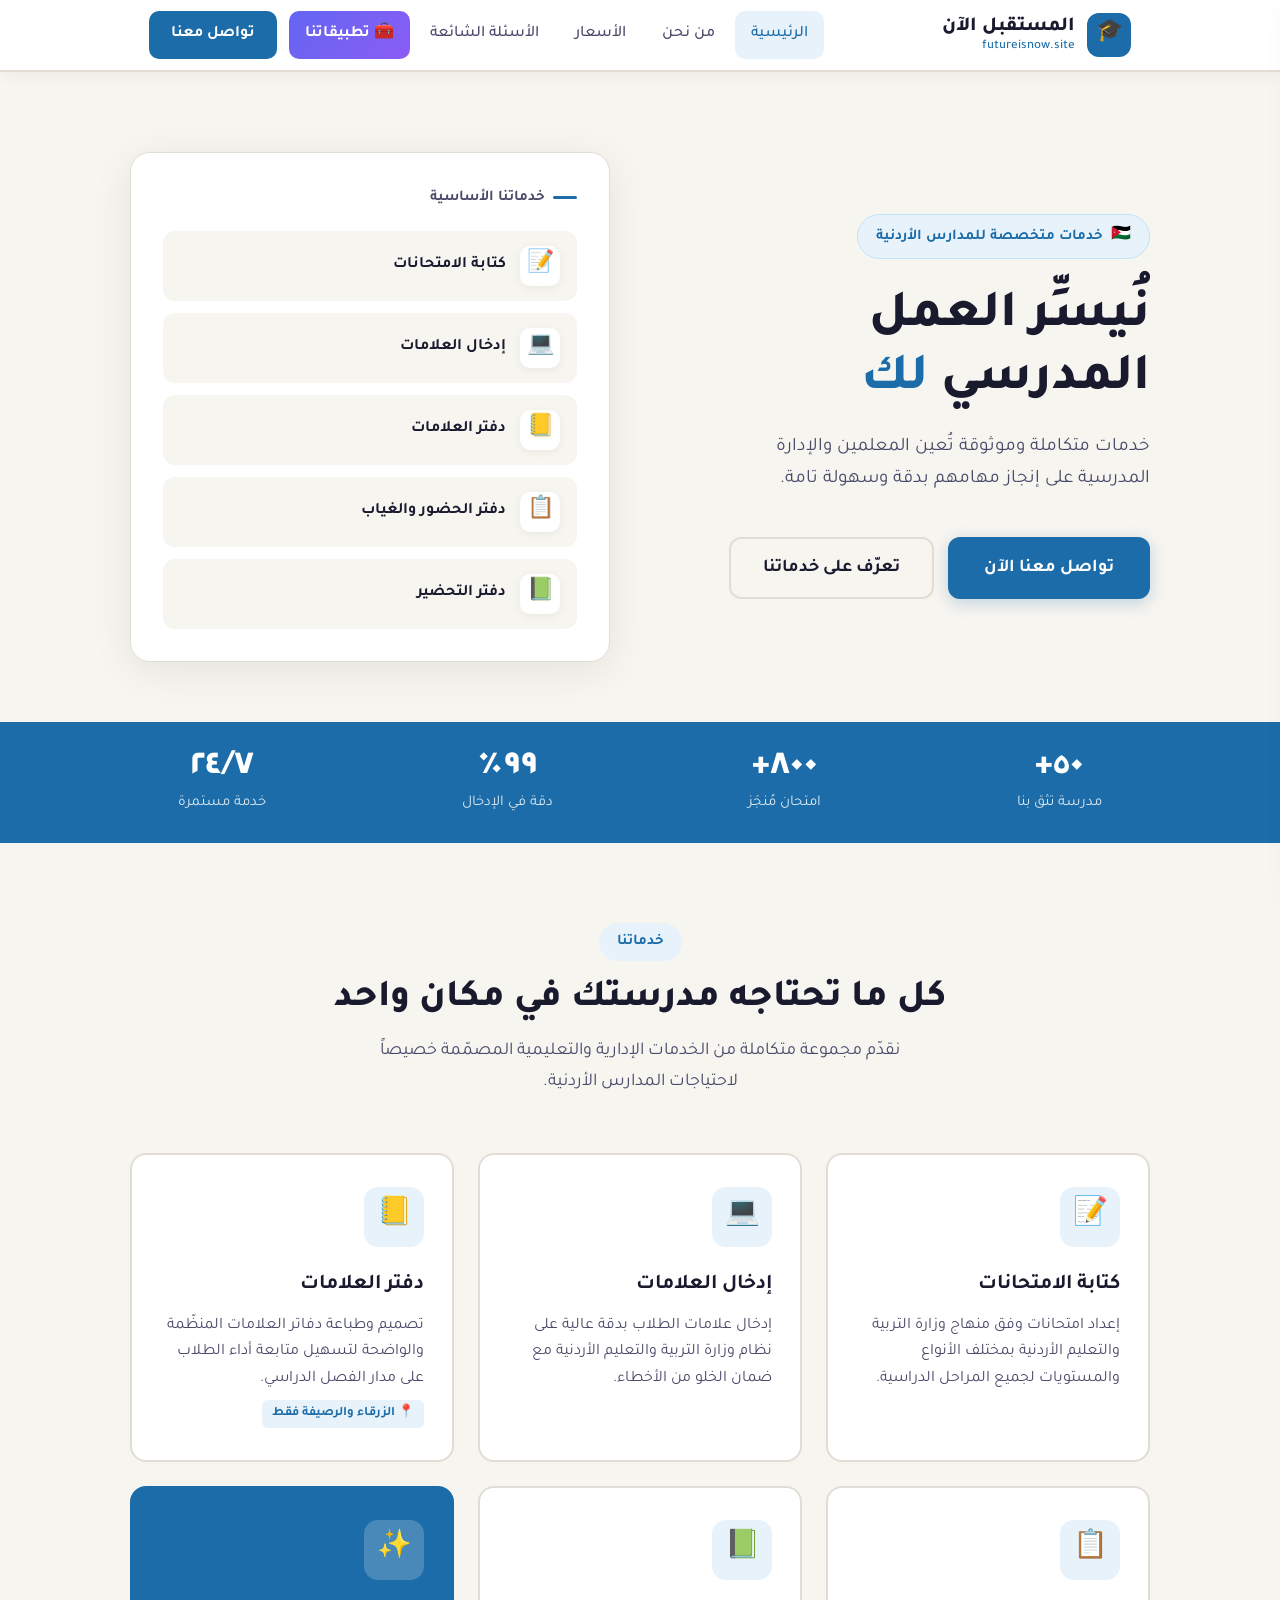
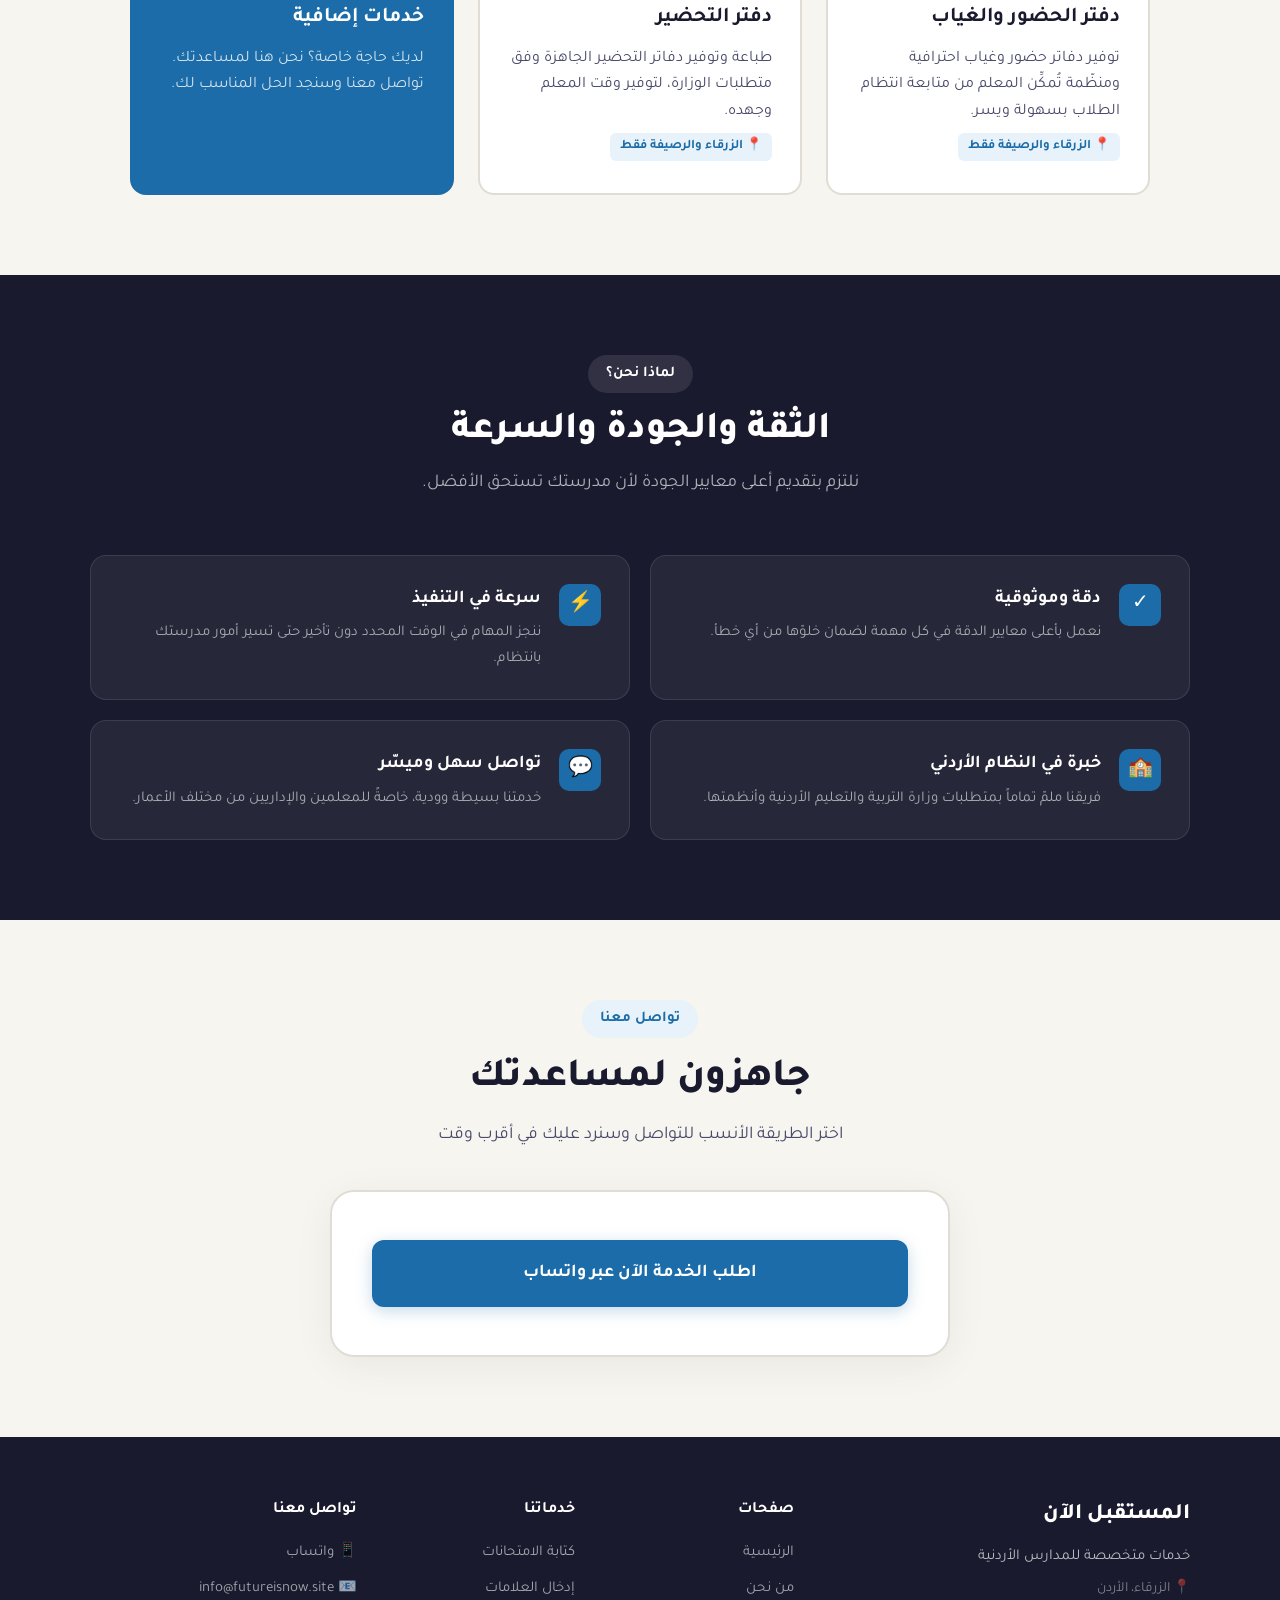
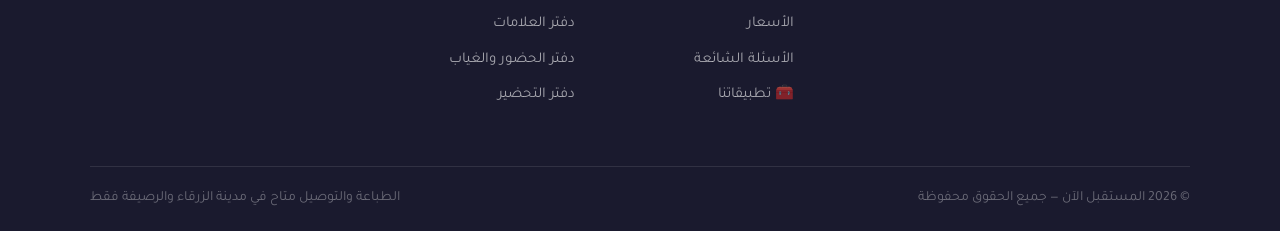
<file: index.html>
<!DOCTYPE html>
<html lang="ar" dir="rtl">
<head>
  <meta charset="UTF-8">
  <meta name="viewport" content="width=device-width, initial-scale=1.0">
  <title>المستقبل الآن | خدمات المدارس الأردنية</title>
  <meta name="description" content="خدمات متخصصة للمدارس الأردنية — كتابة امتحانات، إدخال علامات، دفاتر مدرسية. نعمل في الزرقاء والأردن.">
  <link href="https://fonts.googleapis.com/css2?family=Tajawal:wght@300;400;500;700;800&display=swap" rel="stylesheet">
  <link rel="stylesheet" href="style.css">
</head>
<body>

<!-- HERO -->
<div class="hero">
  <div class="hero-content">
    <div class="hero-badge">خدمات متخصصة للمدارس الأردنية</div>
    <h1>نُيسِّر العمل<br>المدرسي <span>لك</span></h1>
    <p class="hero-sub">خدمات متكاملة وموثوقة تُعين المعلمين والإدارة المدرسية على إنجاز مهامهم بدقة وسهولة تامة.</p>
    <div class="hero-btns">
      <a href="#contact" class="btn-primary">تواصل معنا الآن</a>
      <a href="#services" class="btn-secondary">تعرّف على خدماتنا</a>
    </div>
  </div>
  <div class="hero-visual">
    <div class="hero-card">
      <div class="hero-card-title">خدماتنا الأساسية</div>
      <ul class="service-mini-list">
        <li class="service-mini-item"><span class="icon">📝</span> كتابة الامتحانات</li>
        <li class="service-mini-item"><span class="icon">💻</span> إدخال العلامات</li>
        <li class="service-mini-item"><span class="icon">📒</span> دفتر العلامات</li>
        <li class="service-mini-item"><span class="icon">📋</span> دفتر الحضور والغياب</li>
        <li class="service-mini-item"><span class="icon">📗</span> دفتر التحضير</li>
      </ul>
    </div>
  </div>
</div>

<!-- STATS -->
<div class="stats-bar">
  <div class="stats-inner" id="stats-container"></div>
</div>

<!-- SERVICES -->
<div class="section" id="services">
  <div class="section-header">
    <div class="section-tag">خدماتنا</div>
    <h2>كل ما تحتاجه مدرستك في مكان واحد</h2>
    <p class="section-sub">نقدّم مجموعة متكاملة من الخدمات الإدارية والتعليمية المصمّمة خصيصاً لاحتياجات المدارس الأردنية.</p>
  </div>
  <div class="services-grid" id="services-container"></div>
</div>

<!-- AJYAL PLUS TEASER -->
<!--
<div class="ajyal-section" id="ajyal-plus">
  <div class="ajyal-inner">
    <div class="ajyal-badge"><span class="soon-dot"></span> قريباً جداً</div>
    <div class="ajyal-content">
      <div class="ajyal-text">
        <div class="ajyal-logo-row">
          <div class="ajyal-icon">🚀</div>
          <h2 class="ajyal-title">Ajyal Plus</h2>
        </div>
        <p class="ajyal-desc">تطبيق ذكي يُحوّل بياناتك من نظام أجيال إلى وثائق جاهزة بنقرة واحدة. سجّل دخولك بحسابك في أجيال، واستخرج بياناتك مباشرةً لإنشاء مستنداتك تلقائياً.</p>
        <ul class="ajyal-features" id="ajyal-features-container"></ul>
      </div>
      <div class="ajyal-mockup">
        <div class="phone-frame">
          <div class="phone-screen">
            <div class="phone-header">
              <div class="phone-logo">Ajyal Plus</div>
              <div class="phone-status">●●●</div>
            </div>
            <div class="phone-welcome">أهلاً، المعلم أحمد 👋</div>
            <div class="phone-cards">
              <div class="phone-card blue"><div class="pc-icon">📒</div><div class="pc-label">دفتر العلامات</div><div class="pc-ready">جاهز ✓</div></div>
              <div class="phone-card green"><div class="pc-icon">📋</div><div class="pc-label">الحضور والغياب</div><div class="pc-ready">جاهز ✓</div></div>
              <div class="phone-card purple"><div class="pc-icon">📊</div><div class="pc-label">الإحصاءات</div><div class="pc-ready">جاهز ✓</div></div>
            </div>
            <div class="phone-sync"><span class="sync-dot"></span> متصل بنظام أجيال</div>
          </div>
        </div>
      </div>
    </div>
    <div style="text-align:center;margin-top:36px;">
      <a href="app.html?id=ajyal-plus" class="btn-primary" style="background:linear-gradient(135deg,#6366f1,#8b5cf6);box-shadow:0 4px 20px rgba(99,102,241,0.3);">اكتشف Ajyal Plus ←</a>
    </div>
  </div>
</div>
-->

<!-- WHY US -->
<div class="why-section" id="why">
  <div class="why-inner">
    <div class="section-header">
      <div class="section-tag">لماذا نحن؟</div>
      <h2>الثقة والجودة والسرعة</h2>
      <p class="section-sub">نلتزم بتقديم أعلى معايير الجودة لأن مدرستك تستحق الأفضل.</p>
    </div>
    <div class="why-grid" id="why-container"></div>
  </div>
</div>

<!-- CONTACT -->
<div class="cta-section" id="contact">
  <div class="section-tag">تواصل معنا</div>
  <h2>جاهزون لمساعدتك</h2>
  <p>اختر الطريقة الأنسب للتواصل وسنرد عليك في أقرب وقت</p>
  <div class="cta-card">
    <a href="#" data-contact="whatsapp" class="btn-primary" style="width:100%;text-align:center;display:block;padding:18px;">اطلب الخدمة الآن عبر واتساب</a>
    <!--
    <div class="contact-options">
      <a href="#" data-contact="whatsapp" class="contact-card">
        <div class="c-icon">📱</div>
        <h4>واتساب</h4>
        <p>الأسرع للتواصل المباشر</p>
      </a>
      <a href="#" data-contact="email" class="contact-card">
        <div class="c-icon">📧</div>
        <h4>البريد الإلكتروني</h4>
      </a>
    </div>
    -->
  </div>
</div>

<script src="values.js"></script>
<script src="site.js"></script>
</body>
</html>
</file>
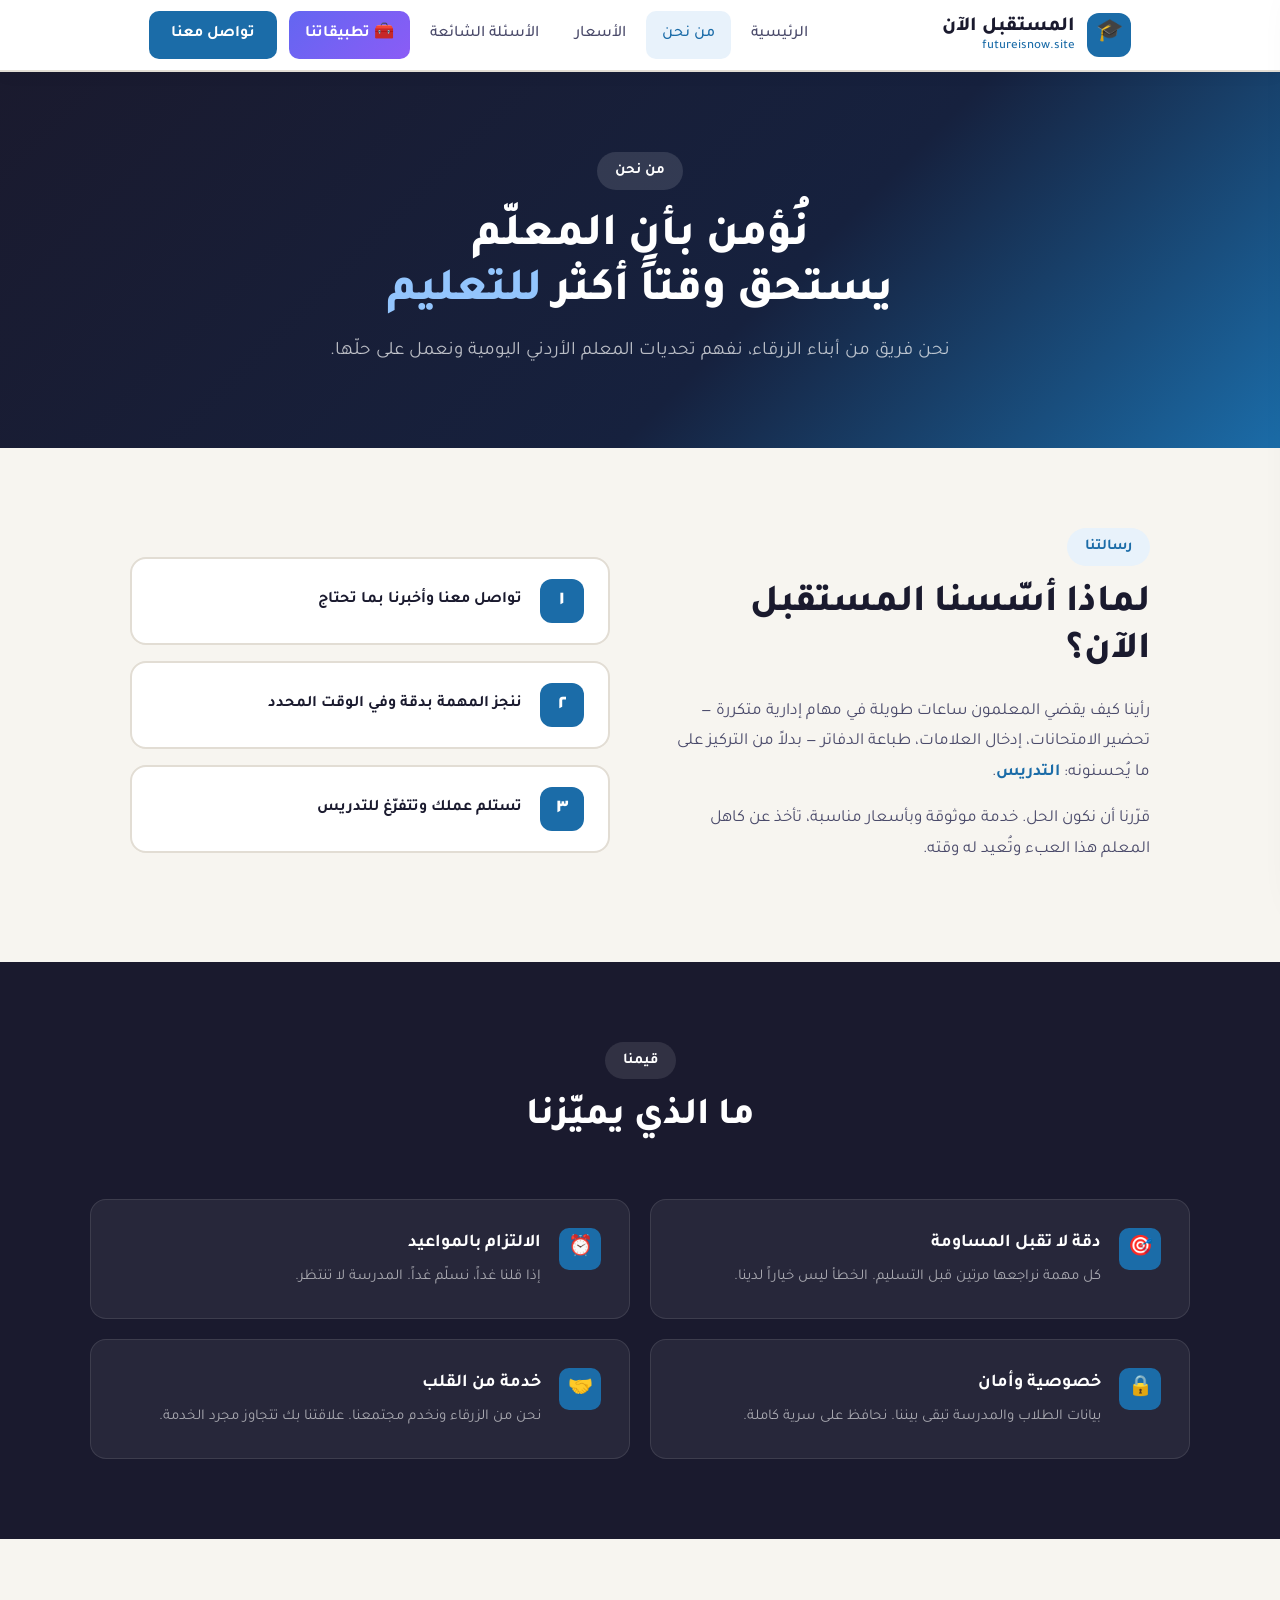
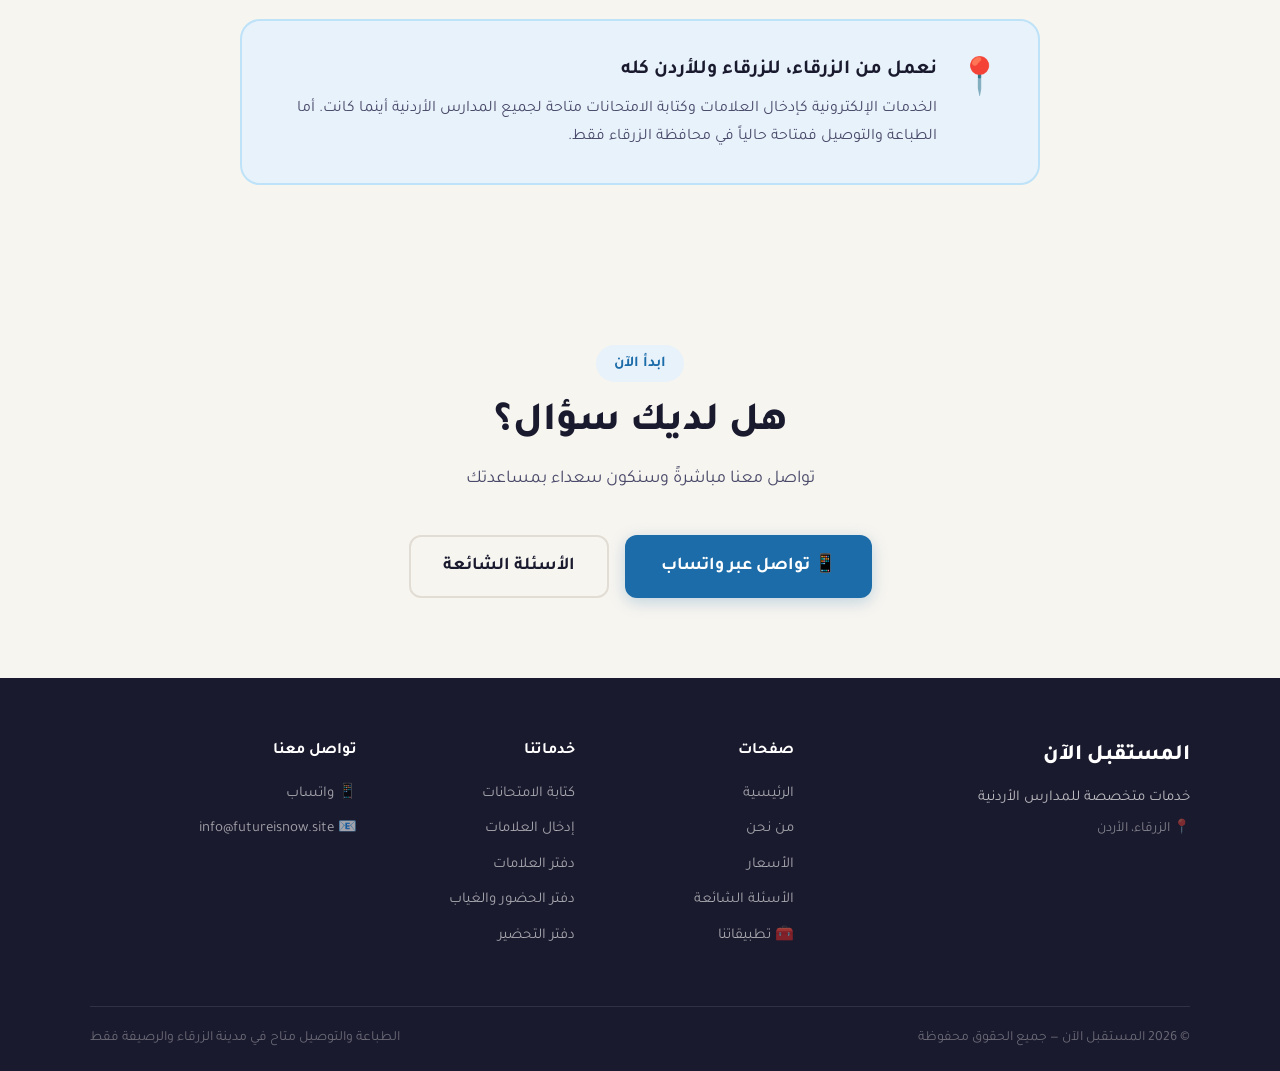
<file: about.html>
<!DOCTYPE html>
<html lang="ar" dir="rtl">
<head>
  <meta charset="UTF-8">
  <meta name="viewport" content="width=device-width, initial-scale=1.0">
  <title>من نحن | المستقبل الآن</title>
  <meta name="description" content="تعرّف على فريق المستقبل الآن — خدمات متخصصة للمدارس الأردنية من الزرقاء.">
  <link href="https://fonts.googleapis.com/css2?family=Tajawal:wght@300;400;500;700;800&display=swap" rel="stylesheet">
  <link rel="stylesheet" href="style.css">
</head>
<body>

<main>
  <section class="page-hero">
    <div class="page-hero__inner">
      <div class="section-tag">من نحن</div>
      <h1>نُؤمن بأن المعلّم<br>يستحق وقتاً أكثر <span>للتعليم</span></h1>
      <p class="page-hero__sub">نحن فريق من أبناء الزرقاء، نفهم تحديات المعلم الأردني اليومية ونعمل على حلّها.</p>
    </div>
  </section>

  <section class="section">
    <div class="about-mission">
      <div class="about-mission__text">
        <div class="section-tag">رسالتنا</div>
        <h2>لماذا أسّسنا المستقبل الآن؟</h2>
        <p>رأينا كيف يقضي المعلمون ساعات طويلة في مهام إدارية متكررة — تحضير الامتحانات، إدخال العلامات، طباعة الدفاتر — بدلاً من التركيز على ما يُحسنونه: <strong>التدريس</strong>.</p>
        <p>قرّرنا أن نكون الحل. خدمة موثوقة وبأسعار مناسبة، تأخذ عن كاهل المعلم هذا العبء وتُعيد له وقته.</p>
      </div>
      <div class="about-mission__visual">
        <div class="mission-card"><div class="mission-num">١</div><p>تواصل معنا وأخبرنا بما تحتاج</p></div>
        <div class="mission-card"><div class="mission-num">٢</div><p>ننجز المهمة بدقة وفي الوقت المحدد</p></div>
        <div class="mission-card"><div class="mission-num">٣</div><p>تستلم عملك وتتفرّغ للتدريس</p></div>
      </div>
    </div>
  </section>

  <section class="why-section">
    <div class="why-inner">
      <div class="section-header">
        <div class="section-tag" style="background:rgba(255,255,255,0.1);color:white;">قيمنا</div>
        <h2 style="color:white;">ما الذي يميّزنا</h2>
      </div>
      <div class="why-grid" id="about-values-container"></div>
    </div>
  </section>

  <section class="section">
    <div class="zarqa-note">
      <div class="zarqa-icon">📍</div>
      <div>
        <h3>نعمل من الزرقاء، للزرقاء وللأردن كله</h3>
        <p>الخدمات الإلكترونية كإدخال العلامات وكتابة الامتحانات متاحة لجميع المدارس الأردنية أينما كانت. أما الطباعة والتوصيل فمتاحة حالياً في محافظة الزرقاء فقط.</p>
      </div>
    </div>
  </section>

  <section class="cta-section">
    <div class="section-tag">ابدأ الآن</div>
    <h2>هل لديك سؤال؟</h2>
    <p>تواصل معنا مباشرةً وسنكون سعداء بمساعدتك</p>
    <div style="display:flex;gap:16px;justify-content:center;flex-wrap:wrap;">
      <a href="#" data-contact="whatsapp" class="btn-primary">📱 تواصل عبر واتساب</a>
      <a href="faq.html" class="btn-secondary">الأسئلة الشائعة</a>
    </div>
  </section>
</main>

<script src="values.js"></script>
<script src="site.js"></script>
</body>
</html>
</file>
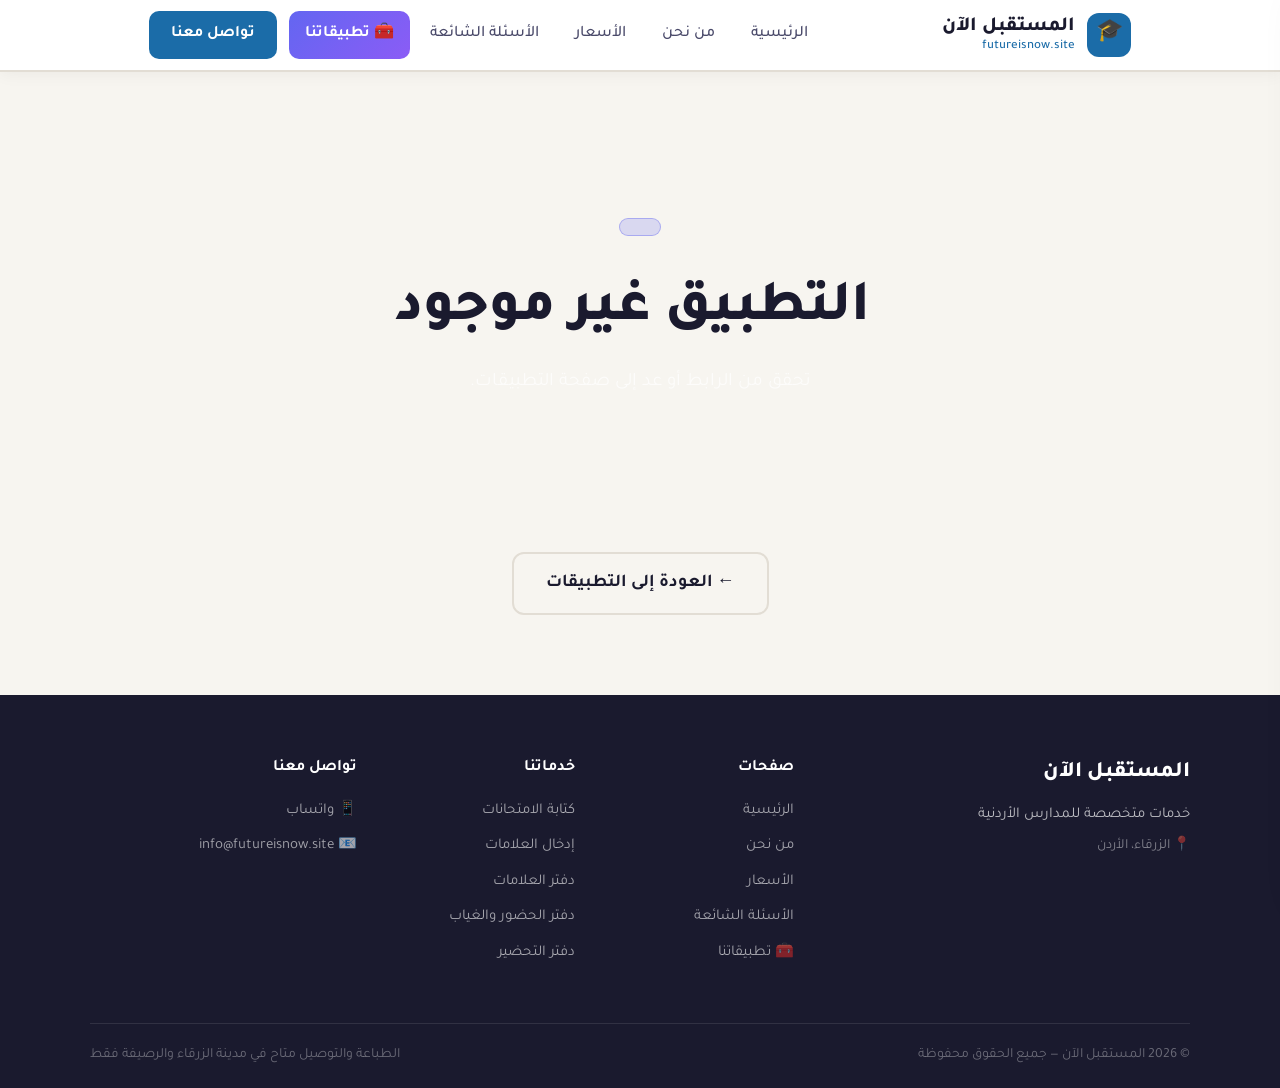
<file: app.html>
<!DOCTYPE html>
<html lang="ar" dir="rtl">
<head>
  <meta charset="UTF-8">
  <meta name="viewport" content="width=device-width, initial-scale=1.0">
  <title id="app-page-title">تفاصيل التطبيق | المستقبل الآن</title>
  <link href="https://fonts.googleapis.com/css2?family=Tajawal:..." rel="stylesheet">
  <link rel="stylesheet" href="style.css">
</head>
<body>

<main>
  <!-- Hero — filled by JS -->
  <section class="app-detail-hero" id="app-detail-hero">
    <div class="app-detail-hero__inner">
      <div class="app-detail-hero__badge" id="app-detail-badge"></div>
      <div class="app-detail-hero__logo-row">
        <div class="app-detail-hero__icon" id="app-detail-icon"></div>
        <h1 class="app-detail-hero__title" id="app-detail-name"></h1>
      </div>
      <p class="app-detail-hero__sub" id="app-detail-sub"></p>
      <!-- notify form, shown/hidden by JS -->
      <div class="ap-hero__notify" id="app-detail-notify" style="display:none;">
        <input type="email" id="app-detail-email" placeholder="أدخل بريدك الإلكتروني" class="notify-input">
        <button id="app-detail-notify-btn" class="notify-btn">أبلغني عند الإطلاق</button>
      </div>
      <p id="app-detail-notify-msg" style="display:none;color:#4ade80;margin-top:12px;"></p>
      <!-- live CTA, shown/hidden by JS -->
      <div id="app-detail-cta" style="display:none;margin-top:28px;">
        <a id="app-detail-open-btn" href="#" target="_blank" class="btn-primary">فتح التطبيق ←</a>
        <a id="app-detail-dl-btn" href="#" style="display:none;" class="btn-secondary">⬇ تحميل</a>
      </div>
    </div>
  </section>

  <!-- Dynamic sections — filled by JS -->
  <div id="app-detail-sections"></div>

  <!-- Back link -->
  <section class="section" style="text-align:center;padding-top:0;">
    <a href="apps.html" class="btn-secondary">← العودة إلى التطبيقات</a>
  </section>
</main>

<script src="values.js"></script>
<script src="site.js"></script>
</body>
</html>
</file>
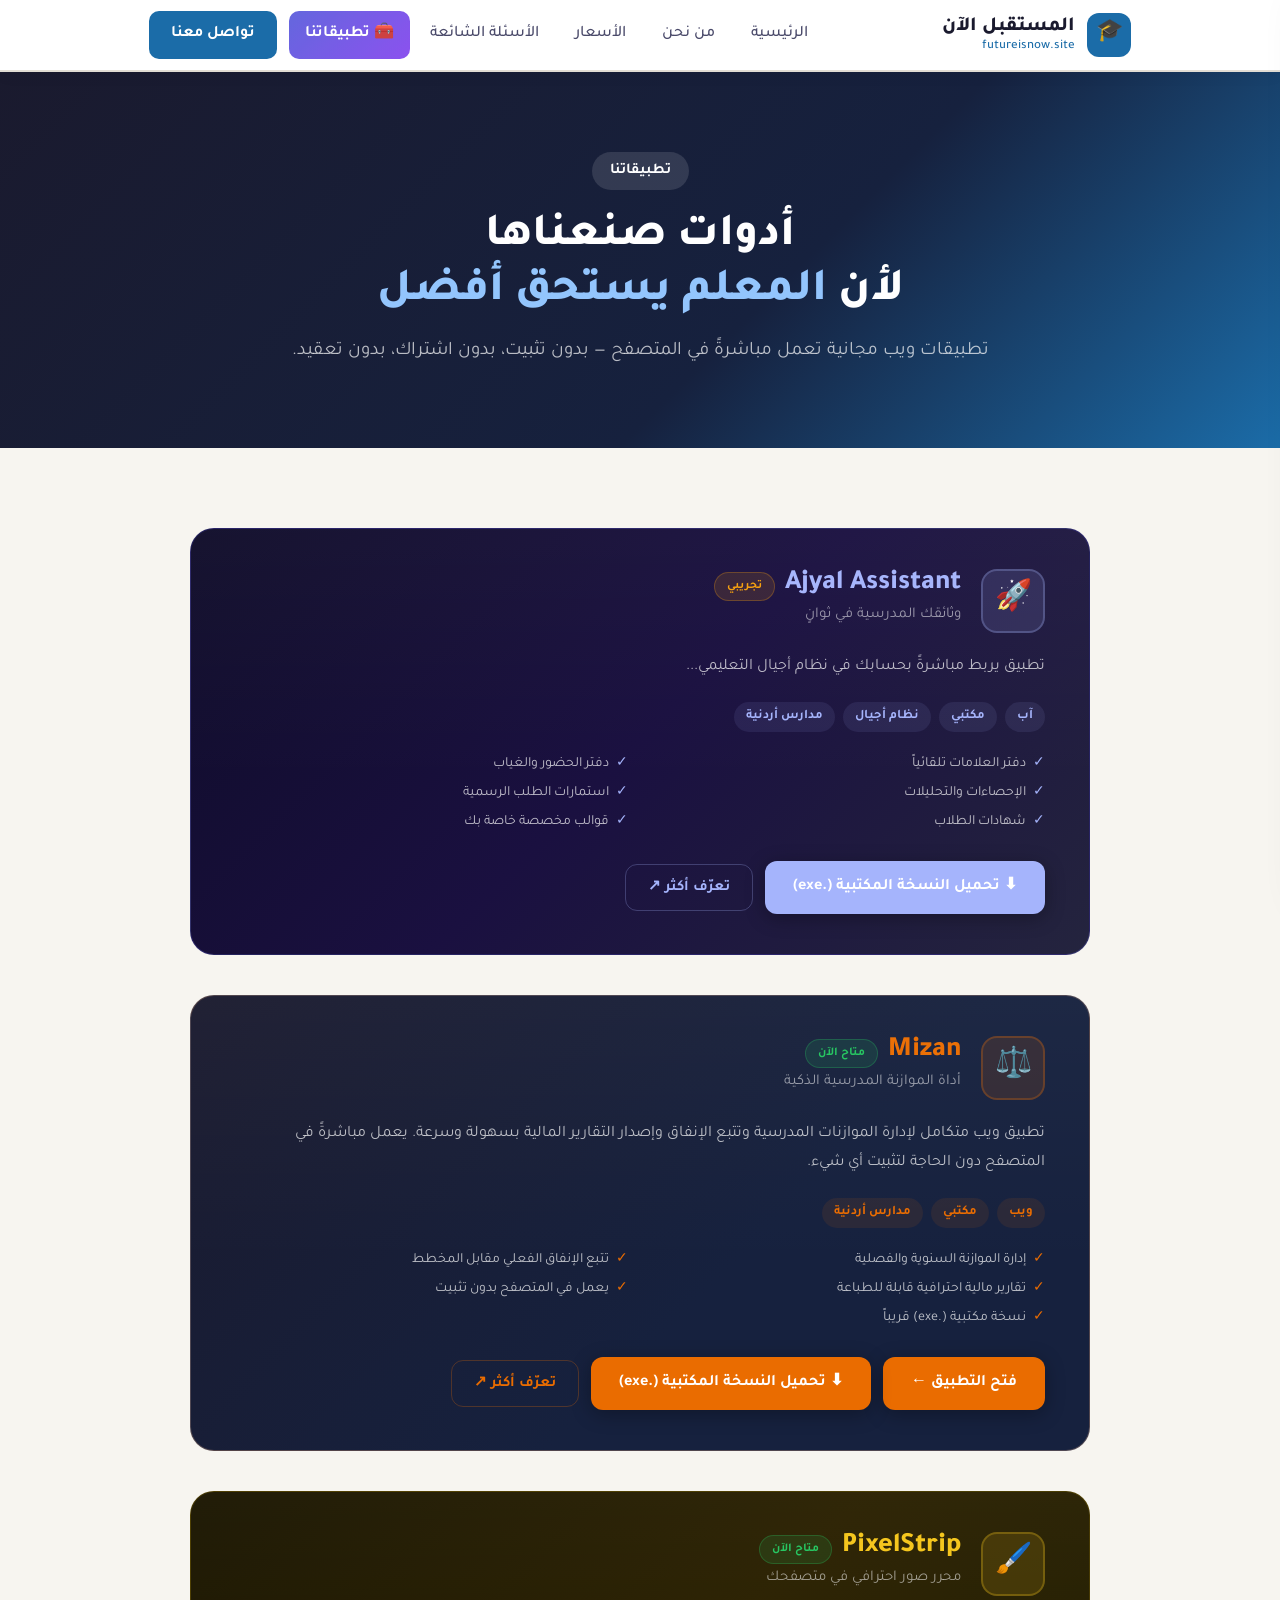
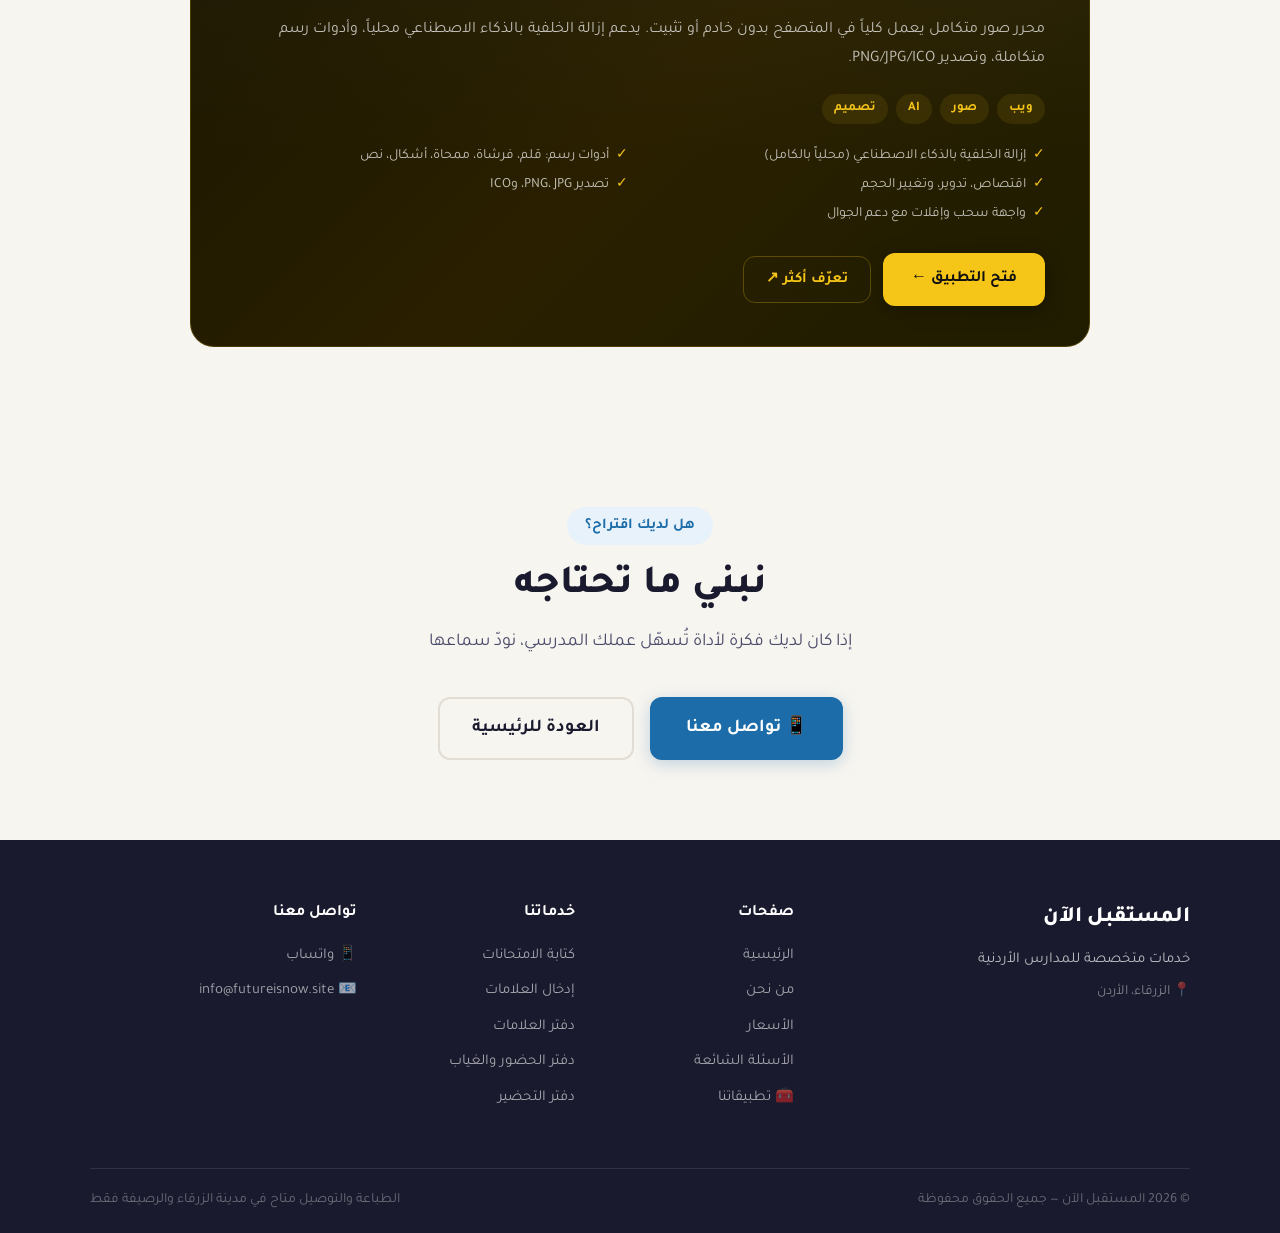
<file: apps.html>
<!DOCTYPE html>
<html lang="ar" dir="rtl">
<head>
  <meta charset="UTF-8">
  <meta name="viewport" content="width=device-width, initial-scale=1.0">
  <title>تطبيقاتنا | المستقبل الآن</title>
  <meta name="description" content="تطبيقات ويب مجانية من المستقبل الآن — Mizan وGridForge وPixelStrip. أدوات متخصصة تعمل في المتصفح.">
  <link href="https://fonts.googleapis.com/css2?family=Tajawal:wght@300;400;500;700;800&display=swap" rel="stylesheet">
  <link rel="stylesheet" href="style.css">
</head>
<body>

<main>
  <section class="page-hero">
    <div class="page-hero__inner">
      <div class="section-tag">تطبيقاتنا</div>
      <h1>أدوات صنعناها<br>لأن <span>المعلم يستحق أفضل</span></h1>
      <p class="page-hero__sub">تطبيقات ويب مجانية تعمل مباشرةً في المتصفح — بدون تثبيت، بدون اشتراك، بدون تعقيد.</p>
    </div>
  </section>

  <section class="section">
    <div class="apps-grid" id="apps-container">
      <!-- rendered by site.js from values.js -->
    </div>
  </section>

  <section class="cta-section">
    <div class="section-tag">هل لديك اقتراح؟</div>
    <h2>نبني ما تحتاجه</h2>
    <p>إذا كان لديك فكرة لأداة تُسهّل عملك المدرسي، نودّ سماعها</p>
    <div style="display:flex;gap:16px;justify-content:center;flex-wrap:wrap;">
      <a href="#" data-contact="whatsapp" class="btn-primary">📱 تواصل معنا</a>
      <a href="index.html" class="btn-secondary">العودة للرئيسية</a>
    </div>
  </section>
</main>

<script src="values.js"></script>
<script src="site.js"></script>
</body>
</html>
</file>
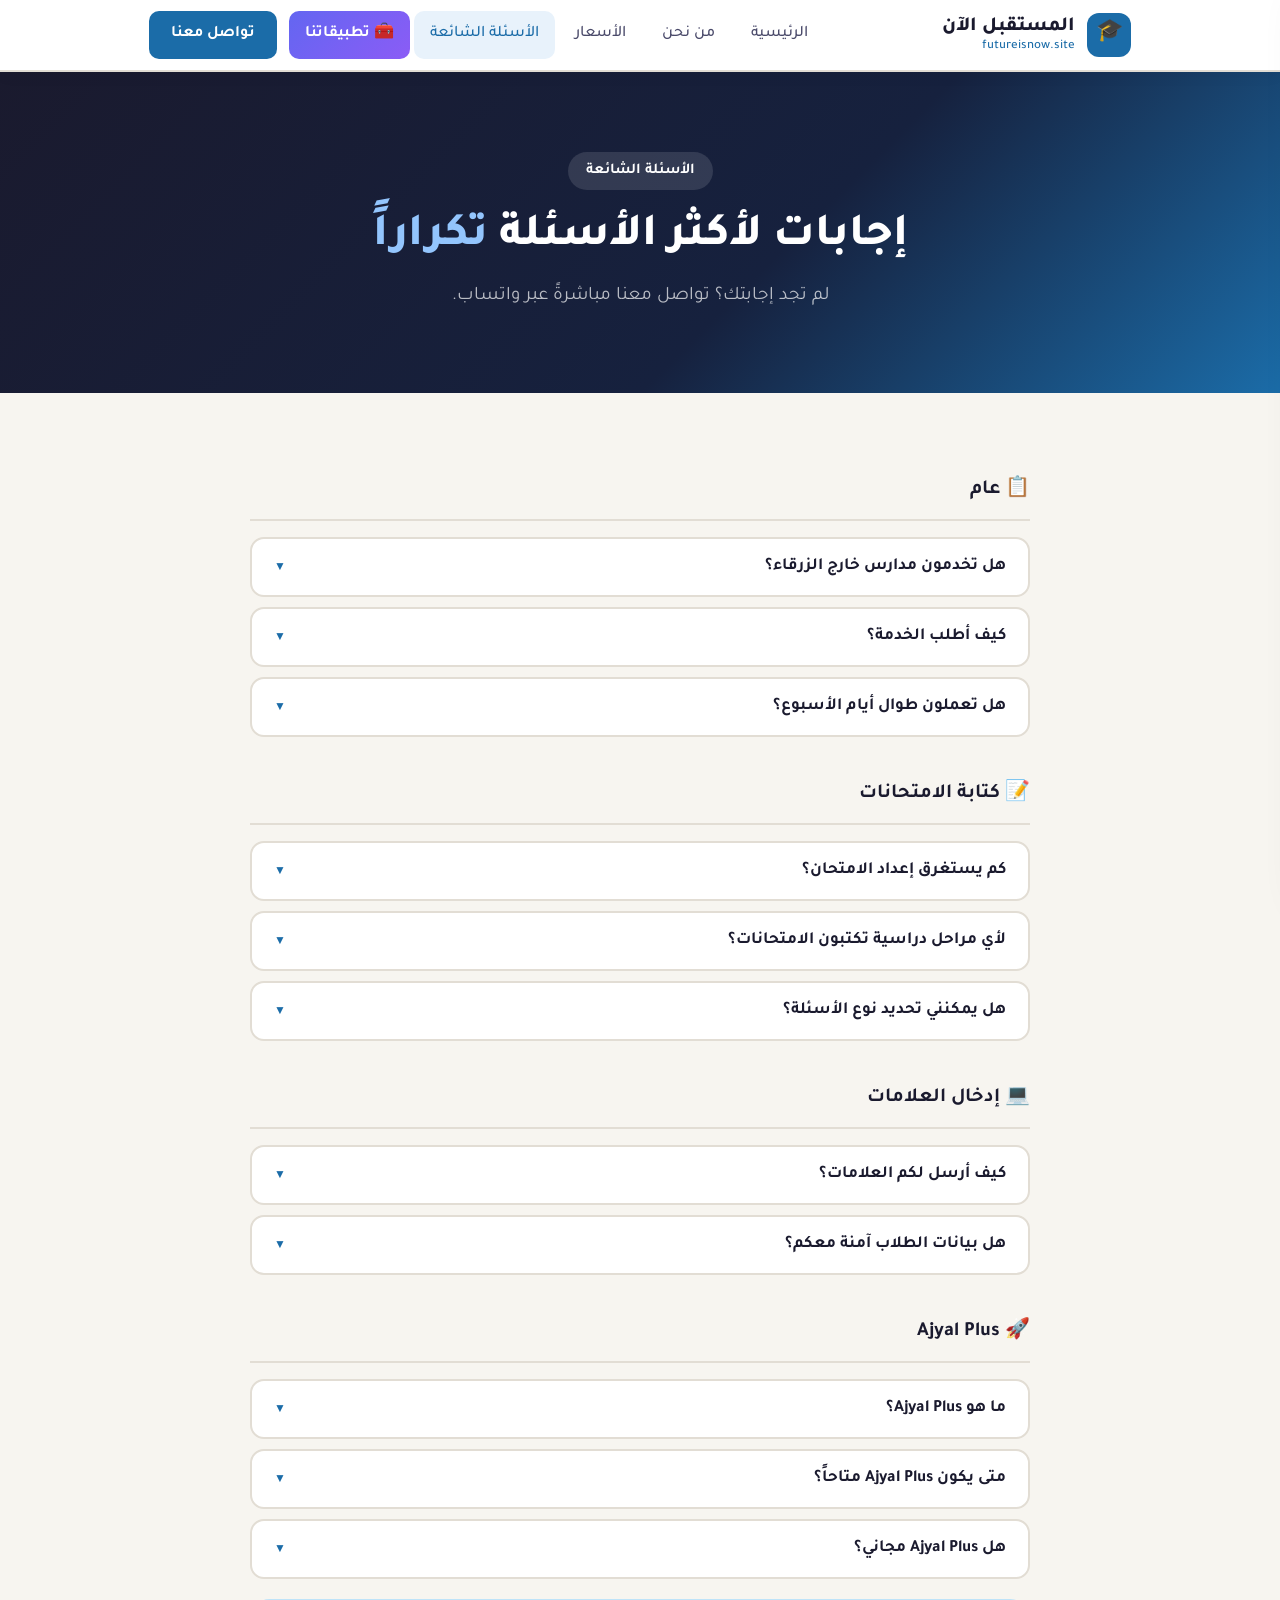
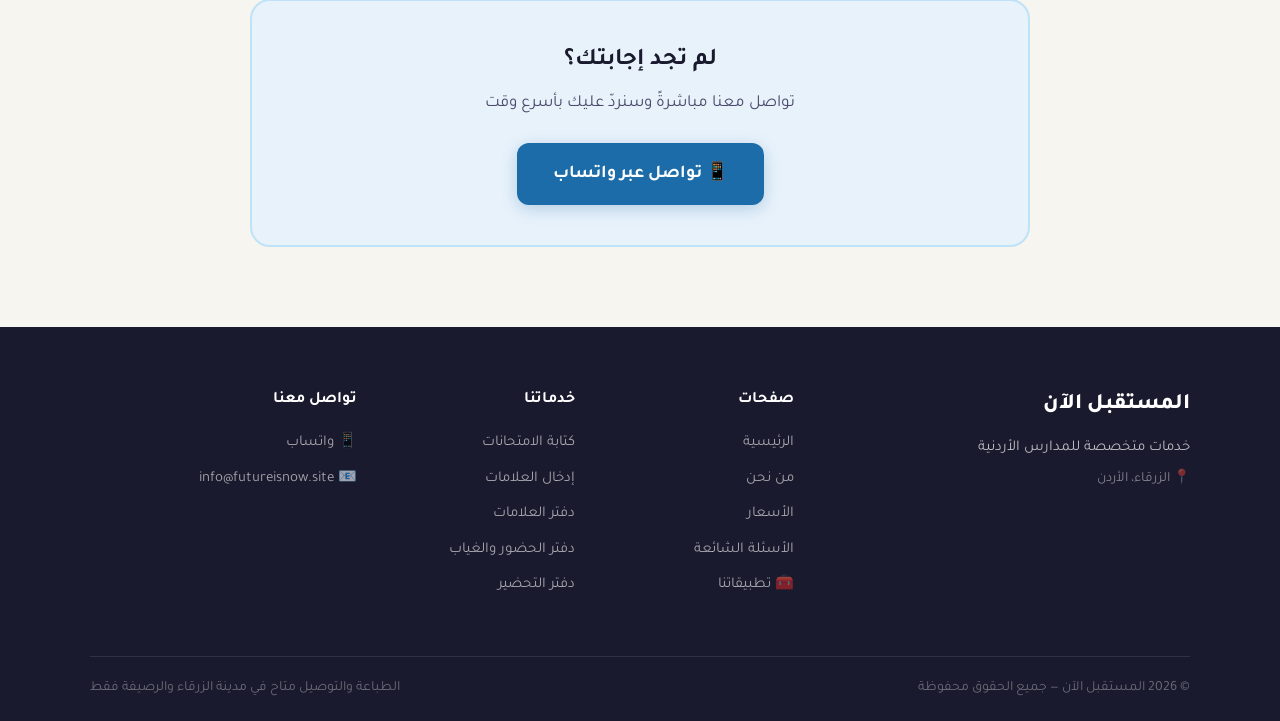
<file: faq.html>
<!DOCTYPE html>
<html lang="ar" dir="rtl">
<head>
  <meta charset="UTF-8">
  <meta name="viewport" content="width=device-width, initial-scale=1.0">
  <title>الأسئلة الشائعة | المستقبل الآن</title>
  <meta name="description" content="إجابات على الأسئلة الشائعة حول خدمات المستقبل الآن للمدارس الأردنية.">
  <link href="https://fonts.googleapis.com/css2?family=Tajawal:wght@300;400;500;700;800&display=swap" rel="stylesheet">
  <link rel="stylesheet" href="style.css">
</head>
<body>

<main>
  <section class="page-hero">
    <div class="page-hero__inner">
      <div class="section-tag">الأسئلة الشائعة</div>
      <h1>إجابات لأكثر الأسئلة <span>تكراراً</span></h1>
      <p class="page-hero__sub">لم تجد إجابتك؟ تواصل معنا مباشرةً عبر واتساب.</p>
    </div>
  </section>

  <section class="section">
    <!-- FAQ groups rendered by site.js from values.js -->
    <div class="faq-layout" id="faq-container"></div>

    <div class="faq-cta">
      <h3>لم تجد إجابتك؟</h3>
      <p>تواصل معنا مباشرةً وسنردّ عليك بأسرع وقت</p>
      <a href="#" id="faq-wa-btn" class="btn-primary">📱 تواصل عبر واتساب</a>
    </div>
  </section>
</main>

<script src="values.js"></script>
<script src="site.js"></script>
</body>
</html>
</file>
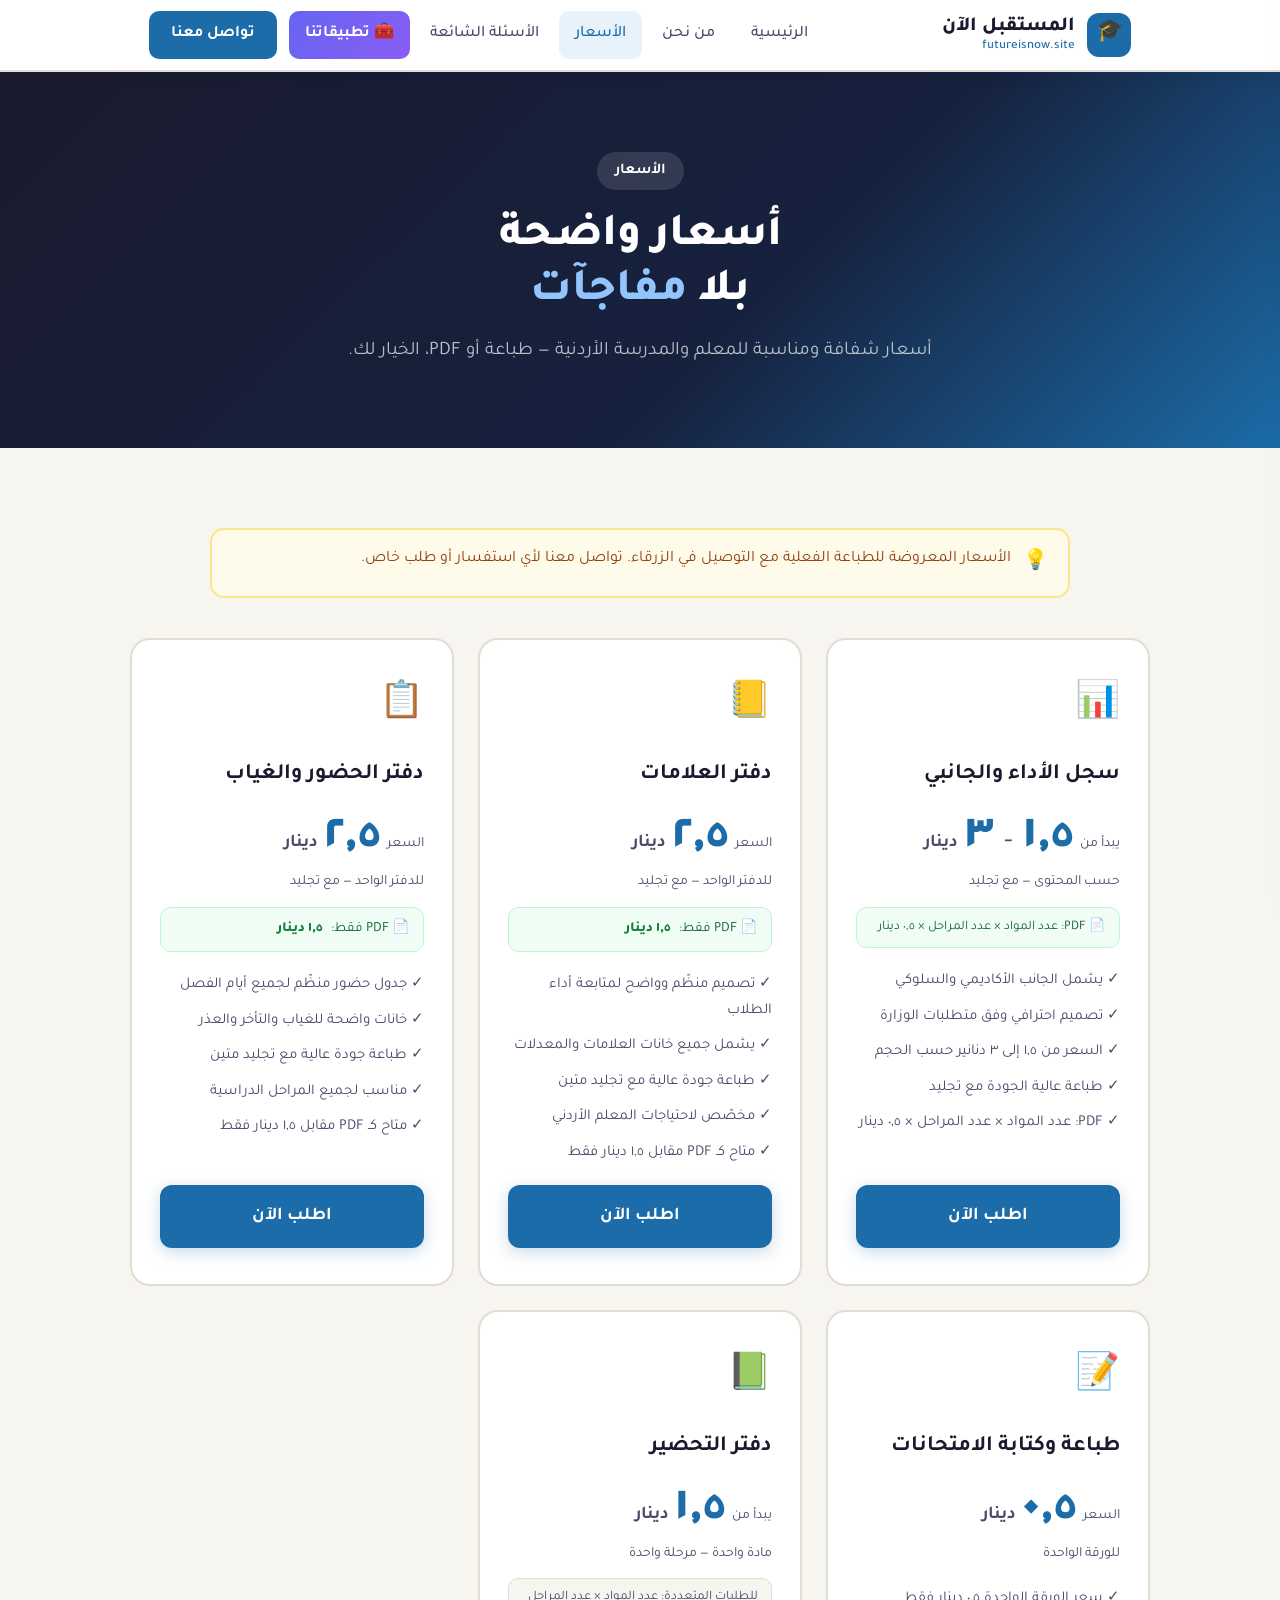
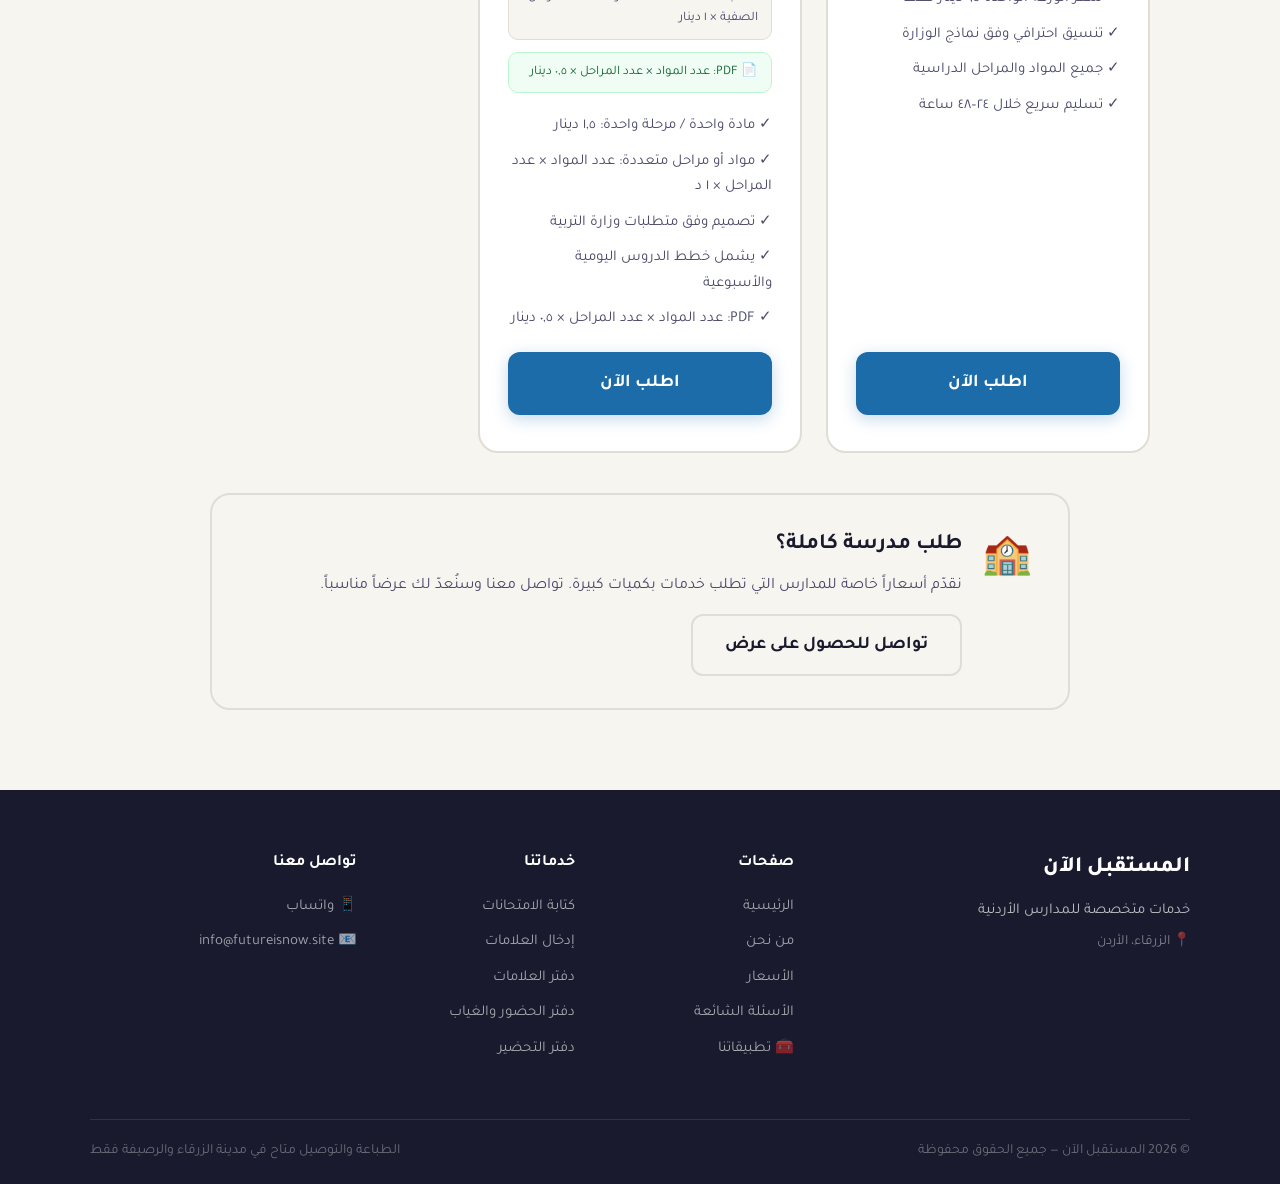
<file: pricing.html>
<!DOCTYPE html>
<html lang="ar" dir="rtl">
<head>
  <meta charset="UTF-8">
  <meta name="viewport" content="width=device-width, initial-scale=1.0">
  <title>الأسعار | المستقبل الآن</title>
  <meta name="description" content="أسعار خدمات المستقبل الآن للمدارس الأردنية — كتابة امتحانات، دفاتر مدرسية، سجل الأداء والجانب.">
  <link href="https://fonts.googleapis.com/css2?family=Tajawal:wght@300;400;500;700;800&display=swap" rel="stylesheet">
  <link rel="stylesheet" href="style.css">
</head>
<body>

<main>
  <section class="page-hero">
    <div class="page-hero__inner">
      <div class="section-tag">الأسعار</div>
      <h1>أسعار واضحة<br>بلا <span>مفاجآت</span></h1>
      <p class="page-hero__sub">أسعار شفافة ومناسبة للمعلم والمدرسة الأردنية — طباعة أو PDF، الخيار لك.</p>
    </div>
  </section>

  <section class="section">

    <div class="pricing-note">
      <span>💡</span>
      <p>الأسعار المعروضة للطباعة الفعلية مع التوصيل في الزرقاء. تواصل معنا لأي استفسار أو طلب خاص.</p>
    </div>

    <!-- Pricing cards rendered by site.js from values.js -->
    <div class="pricing-grid" id="pricing-container"></div>

    <div class="bulk-note">
      <div class="bulk-note__icon">🏫</div>
      <div>
        <h3>طلب مدرسة كاملة؟</h3>
        <p>نقدّم أسعاراً خاصة للمدارس التي تطلب خدمات بكميات كبيرة. تواصل معنا وسنُعدّ لك عرضاً مناسباً.</p>
        <a href="#" id="bulk-note-btn" class="btn-secondary" style="margin-top:14px;display:inline-block;">تواصل للحصول على عرض</a>
      </div>
    </div>
  </section>
</main>

<script src="values.js"></script>
<script src="site.js"></script>
</body>
</html>
</file>
<file: style.css>
/* ============================================================
   style.css — المستقبل الآن
   All styles: base, nav, drawer, footer, pages
   ============================================================ */

/* ── VARIABLES ───────────────────────────────────────────── */
:root {
  --bg:           #F7F5F0;
  --surface:      #FFFFFF;
  --ink:          #1A1A2E;
  --ink-light:    #4A4A6A;
  --accent:       #1B6CA8;
  --accent-light: #E8F2FB;
  --accent-dark:  #145a8e;
  --border:       #E2DDD4;
  --radius:       16px;
  --gold:         #C9A84C;
}

/* ── RESET & BASE ────────────────────────────────────────── */
*, *::before, *::after { margin: 0; padding: 0; box-sizing: border-box; }
html { scroll-behavior: smooth; }
body {
  font-family: 'Tajawal', sans-serif;
  background: var(--bg);
  color: var(--ink);
  font-size: 18px;
  line-height: 1.7;
}
img { max-width: 100%; display: block; }
a { text-decoration: none; }

/* ── TYPOGRAPHY ──────────────────────────────────────────── */
h1 { font-size: 52px; font-weight: 800; line-height: 1.2; color: var(--ink); margin-bottom: 20px; }
h1 span { color: var(--accent); }
h2 { font-size: 38px; font-weight: 800; color: var(--ink); margin-bottom: 12px; line-height: 1.25; }
h3 { font-size: 21px; font-weight: 700; color: var(--ink); }
h4 { font-size: 18px; font-weight: 700; color: var(--ink); }

/* ── SHARED BUTTONS ──────────────────────────────────────── */
.btn-primary {
  background: var(--accent);
  color: white;
  border: none;
  padding: 16px 36px;
  border-radius: 12px;
  font-size: 18px;
  font-weight: 700;
  cursor: pointer;
  display: inline-block;
  transition: all 0.2s;
  box-shadow: 0 4px 16px rgba(27,108,168,0.25);
  font-family: 'Tajawal', sans-serif;
}
.btn-primary:hover {
  background: var(--accent-dark);
  transform: translateY(-2px);
  box-shadow: 0 6px 20px rgba(27,108,168,0.35);
  color: white;
}
.btn-secondary {
  background: transparent;
  color: var(--ink);
  border: 2px solid var(--border);
  padding: 14px 32px;
  border-radius: 12px;
  font-size: 18px;
  font-weight: 600;
  cursor: pointer;
  display: inline-block;
  transition: all 0.2s;
  font-family: 'Tajawal', sans-serif;
}
.btn-secondary:hover {
  border-color: var(--accent);
  color: var(--accent);
  background: var(--accent-light);
}

/* ── SHARED LAYOUT ───────────────────────────────────────── */
.section {
  padding: 80px 40px;
  max-width: 1100px;
  margin: 0 auto;
}
.section-header { text-align: center; margin-bottom: 56px; }
.section-tag {
  display: inline-block;
  background: var(--accent-light);
  color: var(--accent);
  border-radius: 50px;
  padding: 6px 18px;
  font-size: 15px;
  font-weight: 700;
  margin-bottom: 16px;
}
.section-sub {
  font-size: 18px;
  color: var(--ink-light);
  max-width: 560px;
  margin: 0 auto;
}

/* ── PAGE HERO (shared across inner pages) ───────────────── */
.page-hero {
  background: linear-gradient(135deg, #1A1A2E 0%, #16213e 60%, #1B6CA8 100%);
  padding: 80px 40px;
  text-align: center;
}
.page-hero__inner { max-width: 700px; margin: 0 auto; }
.page-hero .section-tag {
  background: rgba(255,255,255,0.12);
  color: white;
  margin-bottom: 20px;
}
.page-hero h1 { color: white; font-size: 46px; margin-bottom: 16px; }
.page-hero h1 span { color: #93c5fd; }
.page-hero__sub { color: rgba(255,255,255,0.7); font-size: 19px; }

/* ── ANIMATIONS ──────────────────────────────────────────── */
@keyframes fadeUp {
  from { opacity: 0; transform: translateY(24px); }
  to   { opacity: 1; transform: translateY(0); }
}
@keyframes pulse {
  0%, 100% { box-shadow: 0 0 0 0 rgba(27,108,168,0.4); }
  50%       { box-shadow: 0 0 0 7px rgba(27,108,168,0); }
}
@keyframes pulse-dot {
  0%, 100% { box-shadow: 0 0 0 0 rgba(99,102,241,0.6); }
  50%       { box-shadow: 0 0 0 7px rgba(99,102,241,0); }
}
@keyframes bob {
  0%, 100% { transform: translateY(0); }
  50%       { transform: translateY(6px); }
}

/* ════════════════════════════════════════════════════════════
   NAV & DRAWER
   ════════════════════════════════════════════════════════════ */
.site-nav {
  background: var(--surface);
  border-bottom: 2px solid var(--border);
  padding: 0 40px;
  height: 72px;
  position: sticky;
  top: 0;
  z-index: 200;
  box-shadow: 0 2px 16px rgba(0,0,0,0.05);
}
.site-nav__inner {
  max-width: 1100px;
  margin: 0 auto;
  height: 100%;
  display: flex;
  align-items: center;
  justify-content: space-around;
}
.site-nav__logo {
  display: flex;
  align-items: center;
  gap: 12px;
  text-decoration: none;
  flex-shrink: 0;
}
.site-nav__logo-icon {
  width: 44px; height: 44px;
  background: var(--accent);
  border-radius: 12px;
  display: flex; align-items: center; justify-content: center;
  font-size: 22px; color: white;
}
.site-nav__logo-text { line-height: 1.2; }
.site-nav__logo-name  { display: block; font-size: 20px; font-weight: 800; color: var(--ink); }
.site-nav__logo-domain{ display: block; font-size: 13px; color: var(--accent); font-weight: 500; }

.site-nav__links { display: flex; align-items: center; gap: 4px; }

.nav-link {
  color: var(--ink-light);
  font-size: 16px;
  font-weight: 500;
  padding: 10px 16px;
  border-radius: 10px;
  transition: all 0.2s;
  font-family: 'Tajawal', sans-serif;
}
.nav-link:hover,
.nav-link.active { background: var(--accent-light); color: var(--accent); }

.nav-link--app {
  background: linear-gradient(135deg, #6366f1, #8b5cf6);
  color: white !important;
  font-weight: 700;
}
.nav-link--app:hover {
  opacity: 0.88;
  background: linear-gradient(135deg, #4f52d9, #7c3aed) !important;
  color: white !important;
}

.nav-link--app.active {
  opacity: 0.88;
  background: linear-gradient(135deg, #4f52d9, #7c3aed) !important;
  color: white !important;
}


.nav-cta-btn {
  background: var(--accent);
  color: white !important;
  border: none;
  padding: 10px 22px;
  border-radius: 10px;
  font-size: 16px;
  font-weight: 700;
  cursor: pointer;
  transition: all 0.2s;
  font-family: 'Tajawal', sans-serif;
  margin-right: 8px;
}
.nav-cta-btn:hover { background: var(--accent-dark); transform: translateY(-1px); }

/* Burger */
.site-nav__burger {
  display: none;
  flex-direction: column;
  gap: 5px;
  background: none;
  border: none;
  cursor: pointer;
  padding: 8px;
  border-radius: 8px;
  transition: background 0.2s;
}
.site-nav__burger:hover { background: var(--accent-light); }
.site-nav__burger span {
  display: block;
  width: 24px; height: 2.5px;
  background: var(--ink);
  border-radius: 3px;
  transition: all 0.3s;
  transform-origin: center;
}
.site-nav__burger.is-open span:nth-child(1) { transform: translateY(7.5px) rotate(45deg); }
.site-nav__burger.is-open span:nth-child(2) { opacity: 0; transform: scaleX(0); }
.site-nav__burger.is-open span:nth-child(3) { transform: translateY(-7.5px) rotate(-45deg); }

/* Overlay */
.drawer-overlay {
  position: fixed; inset: 0;
  background: rgba(0,0,0,0.45);
  z-index: 300;
  opacity: 0; pointer-events: none;
  transition: opacity 0.3s;
  backdrop-filter: blur(2px);
}
.drawer-overlay.is-visible { opacity: 1; pointer-events: all; }

/* Side Drawer */
.site-drawer {
  position: fixed;
  top: 0; right: 0;
  width: min(320px, 85vw);
  height: 100dvh;
  background: var(--surface);
  z-index: 400;
  transform: translateX(110%);
  transition: transform 0.35s cubic-bezier(0.4, 0, 0.2, 1);
  display: flex; flex-direction: column;
  box-shadow: -4px 0 40px rgba(0,0,0,0.15);
}
.site-drawer.is-open { transform: translateX(0); }

.site-drawer__header {
  display: flex; align-items: center; justify-content: space-between;
  padding: 16px 20px;
  border-bottom: 2px solid var(--border);
}
.drawer-close {
  background: var(--bg);
  border: none;
  width: 36px; height: 36px;
  border-radius: 8px;
  font-size: 16px; cursor: pointer; color: var(--ink);
  transition: background 0.2s;
  display: flex; align-items: center; justify-content: center;
}
.drawer-close:hover { background: var(--border); }

.site-drawer__nav {
  flex: 1;
  padding: 16px;
  display: flex; flex-direction: column; gap: 6px;
  overflow-y: auto;
}
.drawer-link {
  color: var(--ink);
  font-size: 18px; font-weight: 600;
  padding: 14px 18px;
  border-radius: 12px;
  transition: all 0.2s;
  display: block;
  font-family: 'Tajawal', sans-serif;
  border: 2px solid transparent;
}
.drawer-link:hover,
.drawer-link.active { background: var(--accent-light); color: var(--accent); border-color: #bee3f8; }
.drawer-link--app {
  background: linear-gradient(135deg, #6366f1, #8b5cf6) !important;
  color: white !important;
  border-color: transparent !important;
}
.drawer-link--app:hover { opacity: 0.9; }

.site-drawer__footer {
  padding: 16px 20px;
  border-top: 2px solid var(--border);
  display: flex; flex-direction: column; gap: 12px;
}
.site-drawer__footer p { font-size: 14px; color: var(--ink-light); text-align: center; }

/* ════════════════════════════════════════════════════════════
   FOOTER
   ════════════════════════════════════════════════════════════ */
.site-footer {
  background: var(--ink);
  color: rgba(255,255,255,0.7);
  padding: 60px 40px 0;
  font-family: 'Tajawal', sans-serif;
}
.site-footer__inner {
  max-width: 1100px;
  margin: 0 auto;
  display: grid;
  grid-template-columns: 2fr 1fr 1fr 1.5fr;
  gap: 40px;
  padding-bottom: 48px;
  border-bottom: 1px solid rgba(255,255,255,0.1);
}
.site-footer__logo {
  font-size: 22px; font-weight: 800; color: white;
  display: block; margin-bottom: 10px;
}
.site-footer__brand p { font-size: 15px; line-height: 1.7; }
.site-footer__location { color: rgba(255,255,255,0.45) !important; font-size: 14px !important; margin-top: 8px; }
.site-footer__links h4,
.site-footer__contact h4 { color: white; font-size: 16px; font-weight: 700; margin-bottom: 16px; }
.site-footer__links a,
.site-footer__contact a {
  display: block; color: rgba(255,255,255,0.6);
  font-size: 15px; margin-bottom: 10px; transition: color 0.2s;
}
.site-footer__links a:hover,
.site-footer__contact a:hover { color: white; }
.site-footer__bottom {
  max-width: 1100px; margin: 0 auto;
  padding: 20px 0;
  display: flex; justify-content: space-between; flex-wrap: wrap; gap: 8px;
  font-size: 14px; color: rgba(255,255,255,0.35);
}

/* ════════════════════════════════════════════════════════════
   INDEX — HERO
   ════════════════════════════════════════════════════════════ */
.hero {
  padding: 80px 40px 60px;
  max-width: 1100px;
  margin: 0 auto;
  display: grid;
  grid-template-columns: 1fr 1fr;
  gap: 60px;
  align-items: center;
  min-height: 520px;
  animation: fadeUp 0.7s ease both;
}
.hero-badge {
  display: inline-flex; align-items: center; gap: 8px;
  background: var(--accent-light);
  color: var(--accent);
  border: 1.5px solid #bee3f8;
  border-radius: 50px;
  padding: 8px 18px;
  font-size: 15px; font-weight: 600;
  margin-bottom: 28px;
}
.hero-badge::before { content: '🇯🇴'; font-size: 16px; }
.hero-sub {
  font-size: 19px; color: var(--ink-light);
  margin-bottom: 40px; max-width: 440px;
}
.hero-btns { display: flex; gap: 14px; flex-wrap: wrap; }
.hero-card {
  background: var(--surface);
  border-radius: 20px;
  padding: 32px;
  box-shadow: 0 8px 40px rgba(0,0,0,0.08);
  border: 1.5px solid var(--border);
  animation: fadeUp 0.7s ease 0.15s both;
}
.hero-card-title {
  font-size: 15px; font-weight: 700; color: var(--ink-light);
  margin-bottom: 20px;
  display: flex; align-items: center; gap: 8px;
}
.hero-card-title::before {
  content: ''; width: 24px; height: 3px;
  background: var(--accent); border-radius: 3px;
}
.service-mini-list { list-style: none; display: flex; flex-direction: column; gap: 12px; }
.service-mini-item {
  display: flex; align-items: center; gap: 14px;
  padding: 14px 16px;
  background: var(--bg);
  border-radius: 12px;
  font-size: 16px; font-weight: 600; color: var(--ink);
  border: 1.5px solid transparent;
  transition: all 0.2s;
}
.service-mini-item:hover { border-color: var(--accent); background: var(--accent-light); }
.service-mini-item .icon {
  font-size: 22px; width: 40px; height: 40px;
  background: var(--surface); border-radius: 10px;
  display: flex; align-items: center; justify-content: center;
  box-shadow: 0 2px 8px rgba(0,0,0,0.06); flex-shrink: 0;
}

/* ── STATS BAR ───────────────────────────────────────────── */
.stats-bar { background: var(--accent); padding: 28px 40px; }
.stats-inner {
  max-width: 1100px; margin: 0 auto;
  display: flex; justify-content: space-around; gap: 20px; flex-wrap: wrap;
}
.stat-item { text-align: center; color: white; }
.stat-num  { font-size: 36px; font-weight: 800; line-height: 1; margin-bottom: 4px; }
.stat-label{ font-size: 15px; opacity: 0.85; }

/* ── SERVICES GRID ───────────────────────────────────────── */
.services-grid { display: grid; grid-template-columns: repeat(3, 1fr); gap: 24px; }
.service-card {
  background: var(--surface);
  border-radius: var(--radius);
  padding: 32px 28px;
  border: 2px solid var(--border);
  transition: all 0.25s;
  position: relative; overflow: hidden;
}
.service-card::after {
  content: ''; position: absolute; bottom: 0; right: 0; left: 0;
  height: 3px; background: var(--accent);
  transform: scaleX(0); transition: transform 0.25s;
}
.service-card:hover {
  border-color: var(--accent);
  transform: translateY(-4px);
  box-shadow: 0 12px 36px rgba(27,108,168,0.12);
}
.service-card:hover::after { transform: scaleX(1); }
.service-icon {
  width: 60px; height: 60px;
  background: var(--accent-light);
  border-radius: 14px;
  display: flex; align-items: center; justify-content: center;
  font-size: 28px; margin-bottom: 20px;
}
.service-card h3 { margin-bottom: 10px; }
.service-card p  { font-size: 16px; color: var(--ink-light); line-height: 1.65; }

/* ── AJYAL PLUS TEASER (index) ───────────────────────────── */
.ajyal-section {
  background: linear-gradient(135deg, #0f0c29, #1a1040, #24243e);
  padding: 90px 40px;
  position: relative; overflow: hidden;
}
.ajyal-section::before {
  content: ''; position: absolute; top: -120px; left: -120px;
  width: 400px; height: 400px;
  background: radial-gradient(circle, rgba(99,102,241,0.2) 0%, transparent 70%);
  pointer-events: none;
}
.ajyal-section::after {
  content: ''; position: absolute; bottom: -100px; right: -100px;
  width: 350px; height: 350px;
  background: radial-gradient(circle, rgba(139,92,246,0.15) 0%, transparent 70%);
  pointer-events: none;
}
.ajyal-inner { max-width: 1100px; margin: 0 auto; position: relative; z-index: 1; }
.ajyal-badge {
  display: inline-flex; align-items: center; gap: 10px;
  background: rgba(99,102,241,0.2); border: 1.5px solid rgba(99,102,241,0.4);
  border-radius: 50px; padding: 8px 20px; color: #a5b4fc;
  font-size: 15px; font-weight: 700; margin-bottom: 40px;
}
.soon-dot {
  width: 10px; height: 10px;
  background: #6366f1; border-radius: 50%;
  animation: pulse-dot 1.5s infinite; display: inline-block;
}
.ajyal-content { display: grid; grid-template-columns: 1fr 1fr; gap: 70px; align-items: center; }
.ajyal-logo-row { display: flex; align-items: center; gap: 16px; margin-bottom: 20px; }
.ajyal-icon {
  font-size: 36px; width: 60px; height: 60px;
  background: rgba(99,102,241,0.2); border-radius: 16px;
  display: flex; align-items: center; justify-content: center;
}
.ajyal-title {
  font-size: 42px; font-weight: 800;
  background: linear-gradient(135deg, #a5b4fc, #c4b5fd, #818cf8);
  -webkit-background-clip: text; -webkit-text-fill-color: transparent; background-clip: text;
  margin: 0;
}
.ajyal-desc { font-size: 17px; color: rgba(255,255,255,0.65); line-height: 1.75; margin-bottom: 32px; }
.ajyal-features {
  list-style: none;
  display: grid; grid-template-columns: 1fr 1fr; gap: 12px; margin-bottom: 40px;
}
.ajyal-features li {
  display: flex; align-items: center; gap: 10px;
  color: rgba(255,255,255,0.8); font-size: 15px; font-weight: 500;
  background: rgba(255,255,255,0.05); border: 1px solid rgba(255,255,255,0.08);
  border-radius: 10px; padding: 10px 14px;
}
.feat-icon { font-size: 18px; }
.ajyal-notify {
  background: rgba(255,255,255,0.05); border: 1.5px solid rgba(255,255,255,0.1);
  border-radius: 16px; padding: 24px;
}
.notify-label { font-size: 15px; color: rgba(255,255,255,0.6); margin-bottom: 14px; }
.notify-form  { display: flex; gap: 10px; }
.notify-input {
  flex: 1; background: rgba(255,255,255,0.08);
  border: 1.5px solid rgba(255,255,255,0.15);
  border-radius: 10px; padding: 12px 16px;
  color: white; font-size: 15px; font-family: 'Tajawal', sans-serif;
  text-align: right; outline: none; transition: border-color 0.2s;
}
.notify-input:focus { border-color: #6366f1; }
.notify-input::placeholder { color: rgba(255,255,255,0.35); }
.notify-btn {
  background: linear-gradient(135deg, #6366f1, #8b5cf6);
  color: white; border: none;
  padding: 12px 24px; border-radius: 10px;
  font-size: 15px; font-weight: 700; cursor: pointer;
  font-family: 'Tajawal', sans-serif; transition: all 0.2s; white-space: nowrap;
}
.notify-btn:hover { opacity: 0.9; transform: translateY(-1px); }

/* Phone mockup */
.ajyal-mockup { display: flex; justify-content: center; align-items: center; }
.phone-frame {
  width: 280px; background: #1e1b4b; border-radius: 36px; padding: 16px;
  border: 2px solid rgba(99,102,241,0.4);
  box-shadow: 0 0 60px rgba(99,102,241,0.25), 0 20px 60px rgba(0,0,0,0.5);
}
.phone-screen {
  background: #0f0e1a; border-radius: 24px; padding: 20px 16px;
  min-height: 380px; display: flex; flex-direction: column; gap: 16px;
}
.phone-header { display: flex; justify-content: space-between; align-items: center; }
.phone-logo {
  font-size: 16px; font-weight: 800;
  background: linear-gradient(135deg, #a5b4fc, #c4b5fd);
  -webkit-background-clip: text; -webkit-text-fill-color: transparent; background-clip: text;
}
.phone-status { font-size: 8px; color: rgba(255,255,255,0.3); letter-spacing: 2px; }
.phone-welcome { font-size: 15px; font-weight: 600; color: white; text-align: right; }
.phone-cards { display: flex; flex-direction: column; gap: 10px; }
.phone-card {
  border-radius: 12px; padding: 12px 14px;
  display: flex; align-items: center; gap: 10px;
  border: 1px solid rgba(255,255,255,0.08);
}
.phone-card.blue   { background: rgba(59,130,246,0.15); }
.phone-card.green  { background: rgba(34,197,94,0.12); }
.phone-card.purple { background: rgba(139,92,246,0.15); }
.pc-icon  { font-size: 20px; }
.pc-label { flex: 1; font-size: 13px; font-weight: 600; color: rgba(255,255,255,0.85); text-align: right; }
.pc-ready { font-size: 12px; color: #4ade80; font-weight: 700; white-space: nowrap; }
.phone-sync {
  display: flex; align-items: center; justify-content: center; gap: 8px;
  background: rgba(34,197,94,0.1); border: 1px solid rgba(34,197,94,0.2);
  border-radius: 10px; padding: 10px;
  font-size: 13px; color: #4ade80; font-weight: 600; margin-top: auto;
}
.sync-dot {
  width: 8px; height: 8px; background: #4ade80; border-radius: 50%;
  animation: pulse-dot 2s infinite; display: inline-block;
}

/* ── WHY US ──────────────────────────────────────────────── */
.why-section { background: var(--ink); padding: 80px 40px; }
.why-inner   { max-width: 1100px; margin: 0 auto; }
.why-section .section-tag { background: rgba(255,255,255,0.1); color: white; }
.why-section h2            { color: white; }
.why-section .section-sub  { color: rgba(255,255,255,0.65); }
.why-grid { display: grid; grid-template-columns: repeat(2, 1fr); gap: 20px; margin-top: 48px; }
.why-item {
  background: rgba(255,255,255,0.06); border: 1.5px solid rgba(255,255,255,0.1);
  border-radius: var(--radius); padding: 28px;
  display: flex; gap: 18px; align-items: flex-start;
  transition: background 0.2s;
}
.why-item:hover { background: rgba(255,255,255,0.1); }
.why-check {
  width: 42px; height: 42px; background: var(--accent); border-radius: 10px;
  display: flex; align-items: center; justify-content: center;
  font-size: 20px; flex-shrink: 0; color: white;
}
.why-text h4 { color: white; margin-bottom: 6px; }
.why-text p  { font-size: 15px; color: rgba(255,255,255,0.6); margin: 0; }

/* ── CONTACT SECTION ─────────────────────────────────────── */
.cta-section {
  padding: 80px 40px; text-align: center;
  max-width: 700px; margin: 0 auto;
}
.cta-section h2 { font-size: 40px; margin-bottom: 16px; }
.cta-section > p { font-size: 18px; color: var(--ink-light); margin-bottom: 40px; }
.cta-card {
  background: var(--surface); border-radius: 24px; padding: 48px 40px;
  border: 2px solid var(--border); box-shadow: 0 8px 40px rgba(0,0,0,0.06);
}
.contact-options { display: grid; grid-template-columns: 1fr 1fr; gap: 16px; margin-top: 32px; }
.contact-card {
  background: var(--bg); border-radius: var(--radius); padding: 24px; text-align: center;
  border: 2px solid var(--border); color: var(--ink);
  transition: all 0.2s; display: block;
}
.contact-card:hover { border-color: var(--accent); background: var(--accent-light); transform: translateY(-2px); }
.contact-card .c-icon { font-size: 32px; margin-bottom: 10px; }
.contact-card h4 { font-size: 17px; margin-bottom: 4px; }
.contact-card p  { font-size: 14px; color: var(--ink-light); margin: 0; }

/* ════════════════════════════════════════════════════════════
   ABOUT PAGE
   ════════════════════════════════════════════════════════════ */
.about-mission { display: grid; grid-template-columns: 1fr 1fr; gap: 60px; align-items: center; }
.about-mission__text p        { color: var(--ink-light); font-size: 17px; margin-bottom: 16px; line-height: 1.8; }
.about-mission__text strong   { color: var(--accent); }
.about-mission__text h2       { margin-bottom: 20px; }
.about-mission__visual        { display: flex; flex-direction: column; gap: 16px; }
.mission-card {
  background: var(--surface); border: 2px solid var(--border); border-radius: 16px;
  padding: 20px 24px; display: flex; align-items: center; gap: 18px;
  transition: border-color 0.2s, transform 0.2s;
}
.mission-card:hover { border-color: var(--accent); transform: translateX(-4px); }
.mission-num {
  width: 44px; height: 44px; background: var(--accent); color: white;
  border-radius: 12px; display: flex; align-items: center; justify-content: center;
  font-size: 20px; font-weight: 800; flex-shrink: 0;
}
.mission-card p { font-size: 16px; font-weight: 600; color: var(--ink); margin: 0; }

.zarqa-note {
  background: var(--accent-light); border: 2px solid #bee3f8; border-radius: 20px;
  padding: 32px 36px; display: flex; align-items: flex-start; gap: 20px;
  max-width: 800px; margin: 0 auto;
}
.zarqa-icon { font-size: 36px; flex-shrink: 0; }
.zarqa-note h3 { font-size: 20px; margin-bottom: 8px; }
.zarqa-note p  { font-size: 16px; color: var(--ink-light); margin: 0; line-height: 1.75; }

/* ════════════════════════════════════════════════════════════
   FAQ PAGE
   ════════════════════════════════════════════════════════════ */
.faq-layout { max-width: 780px; margin: 0 auto; display: flex; flex-direction: column; gap: 40px; }
.faq-group__title {
  font-size: 20px; font-weight: 700; color: var(--ink);
  margin-bottom: 16px; padding-bottom: 12px; border-bottom: 2px solid var(--border);
}
.faq-list { display: flex; flex-direction: column; gap: 10px; }
.faq-item {
  background: var(--surface); border: 2px solid var(--border);
  border-radius: 14px; overflow: hidden; transition: border-color 0.2s;
}
.faq-item.is-open { border-color: var(--accent); }
.faq-q {
  width: 100%; background: none; border: none; padding: 18px 22px;
  font-size: 17px; font-weight: 600; color: var(--ink); cursor: pointer;
  display: flex; justify-content: space-between; align-items: center;
  gap: 12px; text-align: right; font-family: 'Tajawal', sans-serif;
  transition: background 0.2s;
}
.faq-q:hover { background: var(--bg); }
.faq-arrow { font-size: 12px; color: var(--accent); flex-shrink: 0; transition: transform 0.3s; }
.faq-q.is-open .faq-arrow { transform: rotate(180deg); }
.faq-a {
  max-height: 0; overflow: hidden;
  transition: max-height 0.35s ease, padding 0.2s;
  padding: 0 22px;
}
.faq-a.is-open { max-height: 300px; padding: 0 22px 18px; }
.faq-a p { color: var(--ink-light); font-size: 16px; line-height: 1.8; margin: 0; }
.faq-cta {
  text-align: center; background: var(--accent-light); border: 2px solid #bee3f8;
  border-radius: 20px; padding: 40px; margin-top: 20px;
  max-width: 780px; margin-left: auto; margin-right: auto;
}
.faq-cta h3 { font-size: 24px; margin-bottom: 8px; }
.faq-cta p  { color: var(--ink-light); font-size: 17px; margin-bottom: 24px; }

/* ════════════════════════════════════════════════════════════
   PRICING PAGE
   ════════════════════════════════════════════════════════════ */
.pricing-note {
  display: flex; align-items: flex-start; gap: 12px;
  background: #fffbeb; border: 2px solid #fde68a; border-radius: 14px;
  padding: 16px 20px; margin-bottom: 40px;
  max-width: 860px; margin-left: auto; margin-right: auto;
  font-size: 16px; color: #92400e;
}
.pricing-note span { font-size: 20px; flex-shrink: 0; }
.pricing-note p    { margin: 0; line-height: 1.7; }
.pricing-grid {
  display: grid; grid-template-columns: repeat(3, 1fr);
  gap: 24px; max-width: 1100px; margin: 0 auto 40px;
}
.pricing-card {
  background: var(--surface); border: 2px solid var(--border); border-radius: 20px;
  padding: 36px 28px; display: flex; flex-direction: column; gap: 20px;
  position: relative; transition: all 0.25s;
}
.pricing-card:hover { transform: translateY(-4px); box-shadow: 0 12px 40px rgba(0,0,0,0.09); }
.pricing-card--featured { border-color: var(--accent); box-shadow: 0 8px 32px rgba(27,108,168,0.15); }
.pricing-card__badge {
  position: absolute; top: -14px; right: 28px;
  background: var(--accent); color: white;
  padding: 5px 16px; border-radius: 20px; font-size: 13px; font-weight: 700;
}
.pricing-card__icon { font-size: 36px; }
.pricing-card h3    { font-size: 22px; margin: 0; }
.pricing-card__price{ display: flex; align-items: baseline; gap: 6px; }
.price-from    { font-size: 14px; color: var(--ink-light); }
.price-num     { font-size: 48px; font-weight: 800; color: var(--accent); line-height: 1; }
.price-currency{ font-size: 18px; font-weight: 600; color: var(--ink-light); }
.price-desc    { font-size: 14px; color: var(--ink-light); margin-top: -12px; }
.pricing-features { list-style: none; display: flex; flex-direction: column; gap: 10px; flex: 1; }
.pricing-features li { font-size: 15px; color: var(--ink-light); display: flex; align-items: center; gap: 8px; }
.bulk-note {
  background: var(--bg); border: 2px solid var(--border); border-radius: 20px;
  padding: 32px 36px; display: flex; align-items: flex-start; gap: 20px;
  max-width: 860px; margin: 0 auto;
}
.bulk-note__icon { font-size: 40px; flex-shrink: 0; }
.bulk-note h3 { font-size: 22px; margin-bottom: 8px; }
.bulk-note p  { font-size: 16px; color: var(--ink-light); margin: 0; line-height: 1.75; }

/* ════════════════════════════════════════════════════════════
   AJYAL PLUS PAGE
   ════════════════════════════════════════════════════════════ */
.ap-hero {
  background: linear-gradient(135deg, #0f0c29, #1a1040, #24243e);
  padding: 90px 40px 60px; text-align: center;
  position: relative; overflow: hidden;
  min-height: 520px; display: flex; flex-direction: column;
  align-items: center; justify-content: center;
}
.ap-hero::before {
  content: ''; position: absolute; top: -100px; left: 50%; transform: translateX(-50%);
  width: 600px; height: 600px;
  background: radial-gradient(circle, rgba(99,102,241,0.18) 0%, transparent 70%);
  pointer-events: none;
}
.ap-hero__inner { position: relative; z-index: 1; max-width: 680px; margin: 0 auto; }
.ap-hero__badge {
  display: inline-flex; align-items: center; gap: 10px;
  background: rgba(99,102,241,0.2); border: 1.5px solid rgba(99,102,241,0.4);
  border-radius: 50px; padding: 8px 20px; color: #a5b4fc;
  font-size: 15px; font-weight: 700; margin-bottom: 28px;
}
.ap-hero__logo-row { display: flex; align-items: center; justify-content: center; gap: 16px; margin-bottom: 20px; }
.ap-hero__icon  { font-size: 44px; }
.ap-hero__title {
  font-size: 58px; font-weight: 800;
  background: linear-gradient(135deg, #a5b4fc, #c4b5fd, #818cf8);
  -webkit-background-clip: text; -webkit-text-fill-color: transparent; background-clip: text;
  margin: 0;
}
.ap-hero__sub   { color: rgba(255,255,255,0.7); font-size: 19px; line-height: 1.75; margin-bottom: 36px; }
.ap-hero__notify{ display: flex; gap: 10px; justify-content: center; flex-wrap: wrap; max-width: 480px; margin: 0 auto; }
.ap-hero__scroll{ color: rgba(255,255,255,0.3); font-size: 20px; margin-top: 48px; animation: bob 2s infinite; }

.ap-what { display: grid; grid-template-columns: 1fr 1fr; gap: 60px; align-items: center; }
.ap-what__text p { color: var(--ink-light); font-size: 17px; line-height: 1.8; margin-bottom: 14px; }
.ap-what__text h2{ margin-bottom: 20px; }
.ap-what__steps  { display: flex; flex-direction: column; }
.ap-step {
  display: flex; align-items: flex-start; gap: 16px;
  background: var(--surface); border: 2px solid var(--border); border-radius: 14px;
  padding: 18px 20px; transition: border-color 0.2s;
}
.ap-step:hover { border-color: #6366f1; }
.ap-step__num {
  width: 40px; height: 40px;
  background: linear-gradient(135deg, #6366f1, #8b5cf6); color: white;
  border-radius: 10px; display: flex; align-items: center; justify-content: center;
  font-size: 18px; font-weight: 800; flex-shrink: 0;
}
.ap-step h4 { font-size: 16px; margin-bottom: 4px; }
.ap-step p  { font-size: 14px; color: var(--ink-light); margin: 0; }
.ap-step__connector { width: 2px; height: 16px; background: var(--border); margin-right: 36px; }

.ap-features-section { background: linear-gradient(135deg, #0f0c29, #1a1040); padding: 80px 40px; }
.ap-features-inner   { max-width: 1100px; margin: 0 auto; }
.ap-features-grid    { display: grid; grid-template-columns: repeat(3, 1fr); gap: 20px; margin-top: 48px; }
.ap-feat {
  background: rgba(255,255,255,0.06); border: 1.5px solid rgba(255,255,255,0.08);
  border-radius: 16px; padding: 28px; transition: all 0.2s;
}
.ap-feat:hover { background: rgba(255,255,255,0.1); border-color: rgba(99,102,241,0.4); transform: translateY(-3px); }
.ap-feat__icon { font-size: 32px; margin-bottom: 14px; }
.ap-feat h3    { font-size: 18px; color: white; margin-bottom: 8px; }
.ap-feat p     { font-size: 15px; color: rgba(255,255,255,0.6); line-height: 1.7; margin: 0; }

.ap-security {
  background: rgba(34,197,94,0.06); border: 2px solid rgba(34,197,94,0.2);
  border-radius: 20px; padding: 32px 36px;
  display: flex; align-items: flex-start; gap: 20px;
  max-width: 800px; margin: 0 auto;
}
.ap-security__icon { font-size: 40px; flex-shrink: 0; }
.ap-security h3    { font-size: 20px; margin-bottom: 10px; color: #166534; }
.ap-security p     { font-size: 16px; color: var(--ink-light); line-height: 1.8; margin: 0; }

.ap-cta-section { background: linear-gradient(135deg, #1a1040, #0f0c29); padding: 80px 40px; text-align: center; }
.ap-cta-inner   { max-width: 580px; margin: 0 auto; }
.ap-cta-inner h2{ color: white; font-size: 36px; margin-bottom: 12px; }
.ap-cta-inner p { color: rgba(255,255,255,0.65); font-size: 17px; margin-bottom: 28px; }
.notify-input--dark { color: white; }

/* ════════════════════════════════════════════════════════════
   APPS PAGE
   ════════════════════════════════════════════════════════════ */
.apps-grid {
  display: flex;
  flex-direction: column;
  gap: 40px;
  max-width: 900px;
  margin: 0 auto;
}

.app-card {
  border: 1.5px solid;
  border-radius: 24px;
  padding: 40px 44px;
  position: relative;
  overflow: hidden;
  transition: transform 0.2s, box-shadow 0.2s;
}
.app-card:hover {
  transform: translateY(-3px);
  box-shadow: 0 20px 60px rgba(0,0,0,0.35);
}
.app-card::before {
  content: '';
  position: absolute;
  inset: 0;
  background: linear-gradient(180deg, rgba(255,255,255,0.03) 0%, transparent 60%);
  pointer-events: none;
}

.app-card__header {
  display: flex;
  align-items: flex-start;
  gap: 20px;
  margin-bottom: 20px;
}
.app-card__icon {
  width: 64px; height: 64px;
  border-radius: 16px;
  display: flex; align-items: center; justify-content: center;
  font-size: 30px;
  flex-shrink: 0;
}
.app-card__meta { flex: 1; }
.app-card__name {
  font-size: 28px;
  font-weight: 800;
  margin: 0 0 4px;
  line-height: 1.1;
}
.app-card__tagline {
  font-size: 15px;
  margin: 0;
  line-height: 1.5;
}
.app-card__status {
  font-size: 12px;
  font-weight: 700;
  padding: 3px 12px;
  border-radius: 50px;
  border: 1.5px solid;
  white-space: nowrap;
}
.app-card__desc {
  font-size: 16px;
  line-height: 1.8;
  margin-bottom: 20px;
}
.app-card__tags {
  display: flex;
  flex-wrap: wrap;
  gap: 8px;
  margin-bottom: 22px;
}
.app-card__tag {
  font-size: 13px;
  font-weight: 700;
  padding: 4px 12px;
  border-radius: 50px;
}
.app-card__features {
  list-style: none;
  display: grid;
  grid-template-columns: 1fr 1fr;
  gap: 8px 24px;
  margin-bottom: 28px;
}
.app-card__features li {
  font-size: 14px;
  display: flex;
  align-items: flex-start;
  gap: 7px;
  line-height: 1.5;
}
.app-card__actions {
  display: flex;
  gap: 12px;
  flex-wrap: wrap;
  align-items: center;
}
.app-card__btn {
  display: inline-block;
  padding: 13px 28px;
  border-radius: 12px;
  font-size: 16px;
  font-weight: 700;
  transition: all 0.2s;
  font-family: 'Tajawal', sans-serif;
  text-decoration: none;
  cursor: pointer;
}
.app-card__btn--primary {
  box-shadow: 0 4px 20px rgba(0,0,0,0.3);
}
.app-card__btn--primary:hover {
  opacity: 0.88;
  transform: translateY(-2px);
}
.app-card__btn--dl {
  background: transparent;
  border: 1.5px solid;
}
.app-card__btn--dl:hover {
  opacity: 0.8;
}
.app-card__btn--soon {
  background: transparent;
  border: 1.5px dashed;
  font-size: 14px;
  opacity: 0.7;
  cursor: default;
  padding: 11px 20px;
}

@media (max-width: 768px) {
  .app-card { padding: 28px 24px; }
  .app-card__features { grid-template-columns: 1fr; }
  .app-card__name { font-size: 22px; }
}

/* ════════════════════════════════════════════════════════════
   RESPONSIVE
   ════════════════════════════════════════════════════════════ */
@media (max-width: 768px) {
  /* Nav */
  .site-nav { padding: 0 20px; }
  .site-nav__links { display: none; }
  .site-nav__burger { display: flex; }

  /* Footer */
  .site-footer { padding: 40px 20px 0; }
  .site-footer__inner { grid-template-columns: 1fr 1fr; gap: 28px; }
  .site-footer__brand { grid-column: 1 / -1; }
  .site-footer__bottom { flex-direction: column; text-align: center; }

  /* Index */
  h1 { font-size: 36px; }
  .hero { grid-template-columns: 1fr; padding: 40px 20px; gap: 40px; min-height: auto; }
  .services-grid { grid-template-columns: 1fr; }
  .stats-bar { padding: 24px 20px; }
  .section { padding: 60px 20px; }

  /* Ajyal teaser */
  .ajyal-section { padding: 60px 20px; }
  .ajyal-content { grid-template-columns: 1fr; gap: 40px; }
  .ajyal-mockup  { display: none; }
  .ajyal-features{ grid-template-columns: 1fr; }
  .ajyal-title   { font-size: 32px; }

  /* Why */
  .why-section { padding: 60px 20px; }
  .why-grid    { grid-template-columns: 1fr; }

  /* Contact */
  .cta-section { padding: 60px 20px; }
  .contact-options { grid-template-columns: 1fr; }

  /* About */
  .page-hero { padding: 60px 20px; }
  .page-hero h1 { font-size: 32px; }
  .about-mission { grid-template-columns: 1fr; gap: 36px; }
  .zarqa-note { flex-direction: column; padding: 24px; }

  /* Pricing */
  .pricing-grid { grid-template-columns: 1fr; }
  .bulk-note    { flex-direction: column; padding: 24px; }

  /* Ajyal Plus page */
  .ap-hero { padding: 70px 20px 50px; }
  .ap-hero__title { font-size: 40px; }
  .ap-what { grid-template-columns: 1fr; }
  .ap-features-section { padding: 60px 20px; }
  .ap-features-grid { grid-template-columns: 1fr; }
  .ap-security { flex-direction: column; padding: 24px; }
}

@media (max-width: 480px) {
  .site-footer__inner { grid-template-columns: 1fr; }
  .notify-form { flex-direction: column; }
  .ap-hero__notify { flex-direction: column; align-items: stretch; }
}

.service-zarqa-tag {
  display: inline-block;
  font-size: 13px;
  color: var(--accent);
  background: var(--accent-light);
  border-radius: 6px;
  padding: 3px 10px;
  margin-top: 8px;
  font-weight: 600;
}
.service-card--accent {
  background: var(--accent);
  border-color: var(--accent);
}
/* ── PRICING: PDF note & complex pricing ─────────────────── */
.pricing-pdf-note {
  display: flex;
  align-items: center;
  gap: 8px;
  background: #f0fdf4;
  border: 1.5px solid #bbf7d0;
  border-radius: 10px;
  padding: 10px 14px;
  font-size: 14px;
  color: #166534;
  margin-top: -8px;
}
.pricing-pdf-note strong {
  font-weight: 800;
  color: #15803d;
}
.pricing-card--featured .pricing-pdf-note {
  background: rgba(187,247,208,0.15);
  border-color: rgba(187,247,208,0.4);
  color: #bbf7d0;
}
.pricing-card--featured .pricing-pdf-note strong {
  color: #4ade80;
}
.pricing-complex-note {
  font-size: 13px;
  color: var(--ink-light);
  background: var(--bg);
  border: 1.5px solid var(--border);
  border-radius: 10px;
  padding: 9px 13px;
  line-height: 1.6;
  margin-top: -8px;
}
.price-range-sep {
  font-size: 28px;
  font-weight: 400;
  color: var(--ink-light);
  margin: 0 2px;
}

/* ── PDF BANNER (pricing page) ───────────────────────────── */
.pdf-banner {
  display: flex;
  align-items: flex-start;
  gap: 18px;
  background: linear-gradient(135deg, #f0fdf4, #dcfce7);
  border: 2px solid #86efac;
  border-radius: 18px;
  padding: 24px 28px;
  margin-bottom: 20px;
  max-width: 1100px;
  margin-left: auto;
  margin-right: auto;
}
.pdf-banner__icon { font-size: 36px; flex-shrink: 0; }
.pdf-banner h4    { font-size: 19px; color: #14532d; margin-bottom: 6px; }
.pdf-banner p     { font-size: 15px; color: #166534; line-height: 1.7; margin: 0; }
.pdf-banner strong { font-weight: 800; }
@media (max-width: 768px) {
  .pdf-banner { flex-direction: column; padding: 20px; }
}

/* PDF note — formula variant (no bold price, slightly different label) */
.pricing-pdf-note--formula {
  font-size: 13px;
  line-height: 1.5;
}

.app-card__btn--more {
  background: transparent;
  border: 1.5px solid;
  font-size: 15px;
  padding: 10px 22px;
}
.app-card__btn--more:hover { opacity: 0.8; }


/* ── APP DETAIL HERO (app.html) ──────────────────────────── */
.app-detail-hero {
  padding: 90px 40px 60px;
  text-align: center;
  position: relative;
  overflow: hidden;
  min-height: 480px;
  display: flex;
  flex-direction: column;
  align-items: center;
  justify-content: center;
}
.app-detail-hero__inner   { position: relative; z-index: 1; max-width: 680px; margin: 0 auto; }
.app-detail-hero__badge   { 
  display: inline-flex; align-items: center; gap: 10px;
  background: rgba(99,102,241,0.2); border: 1.5px solid rgba(99,102,241,0.4);
  border-radius: 50px; padding: 8px 20px; color: #a5b4fc;
  font-size: 15px; font-weight: 700; margin-bottom: 28px; 
}
.app-detail-hero__logo-row{ display: flex; align-items: center; justify-content: center; gap: 16px; margin-bottom: 20px; }
.app-detail-hero__icon    { font-size: 52px; }
.app-detail-hero__title   { font-size: 58px; font-weight: 800; margin: 0; }
.app-detail-hero__sub     { color: rgba(255,255,255,0.7); font-size: 19px; line-height: 1.75; margin-bottom: 36px; }

/* .app-detail-section { wrapper for dark-background sections  } */

@media (max-width: 768px) {
  .app-detail-hero { padding: 70px 20px 50px; }
  .app-detail-hero__title { font-size: 38px; }
  .app-detail-section { padding: 60px 20px !important; }
}
</file>
